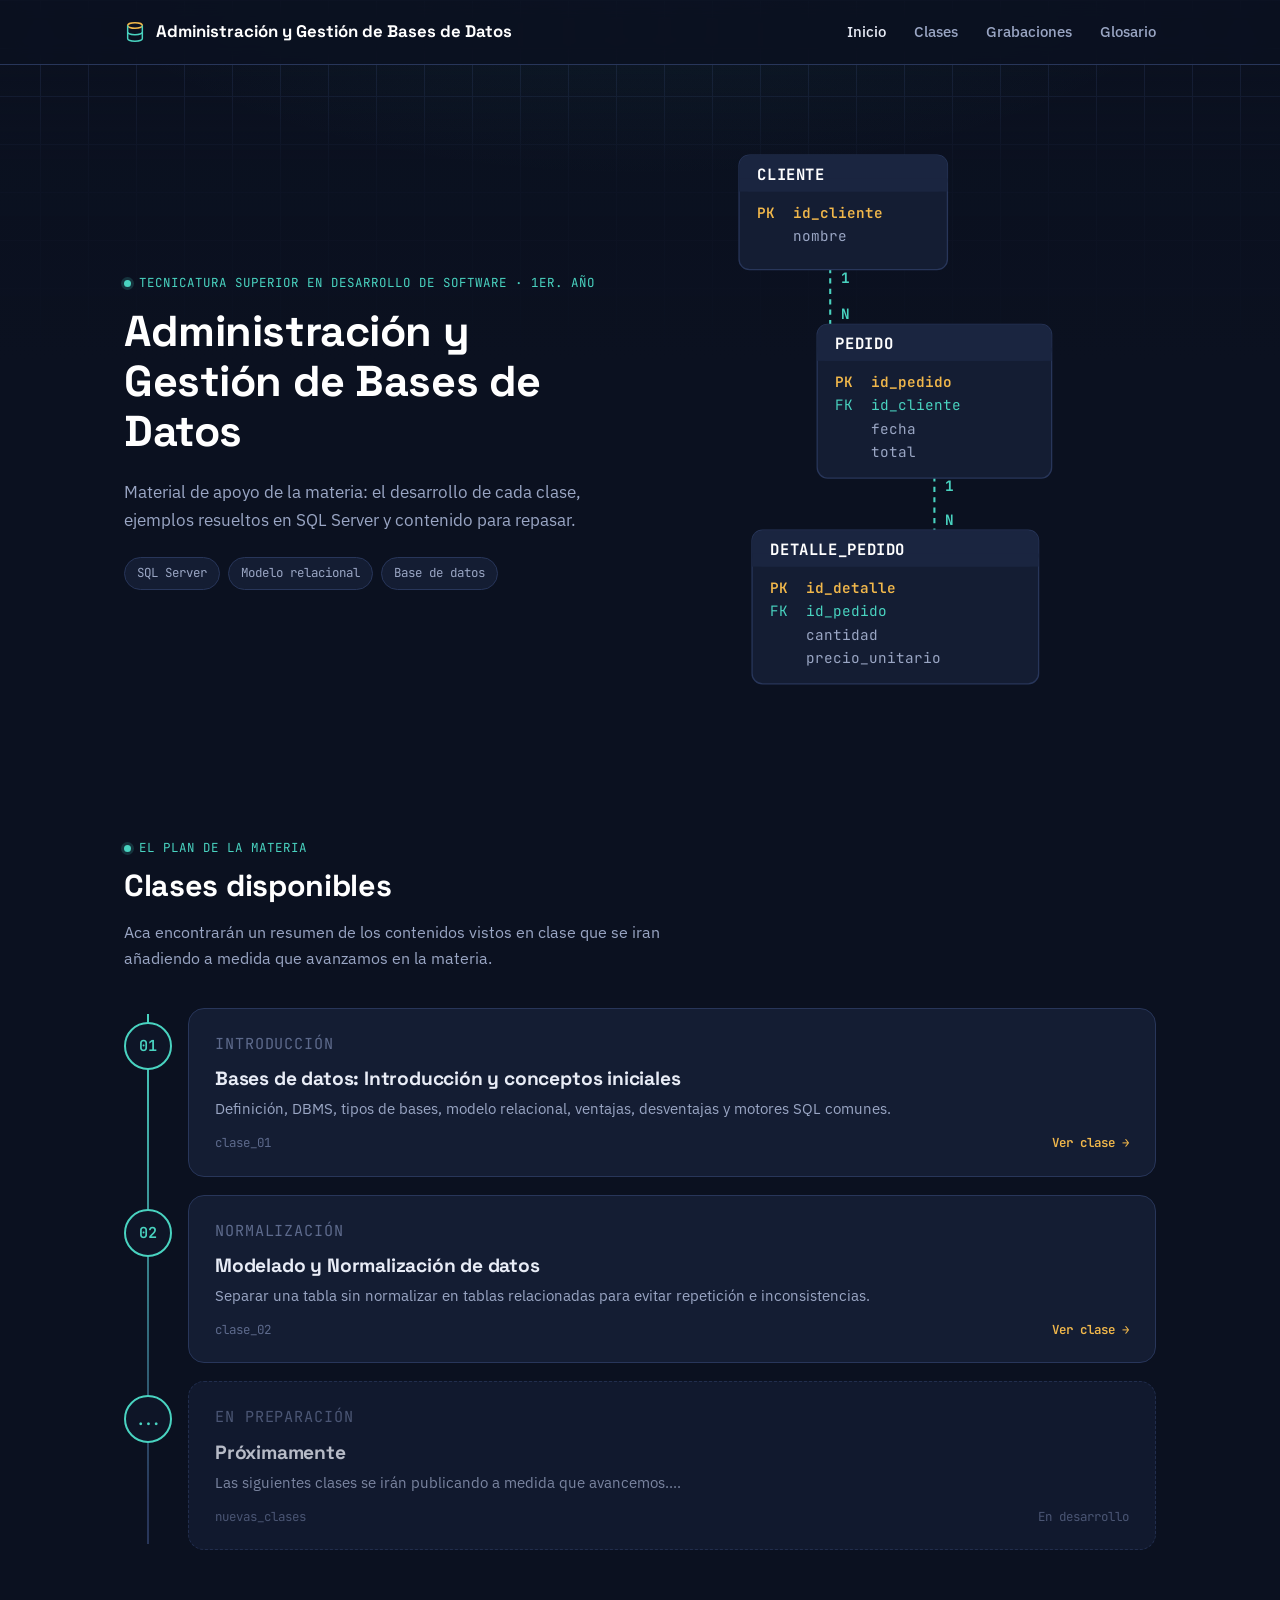
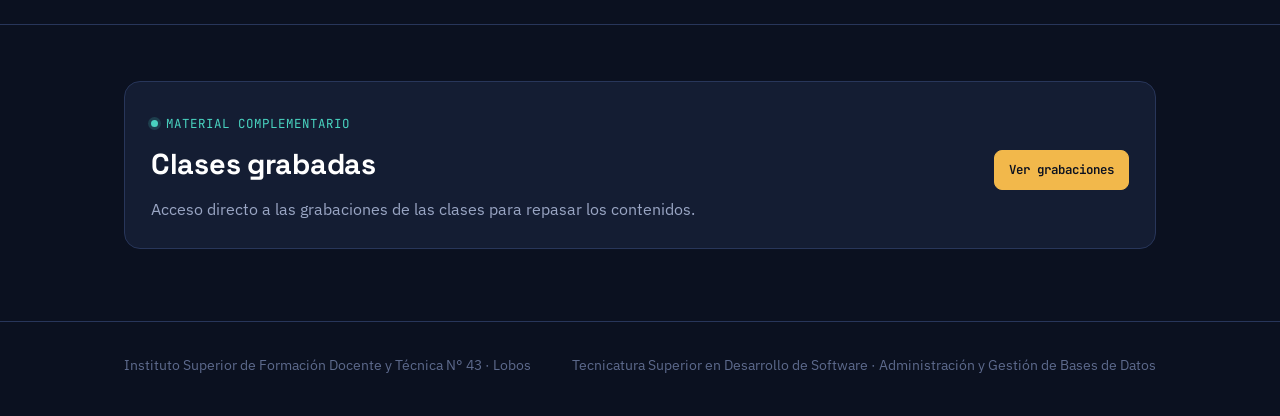
<file: index.html>
<!DOCTYPE html>
<html lang="es">
<head>
<meta charset="UTF-8" />
<meta name="viewport" content="width=device-width, initial-scale=1.0" />
<title>Bases de Datos — Material de la materia</title>
<meta name="description" content="Material de apoyo para la Tecnicatura Superior en Administración y Gestión de Bases de Datos: clases, ejemplos en SQL Server y ejercicios." />
<link rel="preconnect" href="https://fonts.googleapis.com">
<link rel="preconnect" href="https://fonts.gstatic.com" crossorigin>
<link href="https://fonts.googleapis.com/css2?family=IBM+Plex+Sans:wght@400;500;600&family=JetBrains+Mono:wght@400;500;600&family=Space+Grotesk:wght@500;700&display=swap" rel="stylesheet">
<link rel="stylesheet" href="assets/css/style.css">
</head>
<body>

<div data-site-header></div>

<section class="hero">
  <div class="wrap">
    <div>
      <p class="eyebrow">Tecnicatura Superior en Desarrollo de Software · 1er. Año</p>
      <h1>Administración y Gestión de Bases de Datos</h1>
      <p class="lede">Material de apoyo de la materia: el desarrollo de cada clase, ejemplos resueltos en SQL Server y contenido para repasar.</p>
      <div class="tag-row">
        <span class="tag">SQL Server</span>
        <span class="tag">Modelo relacional</span>
        <span class="tag">Base de datos</span>
      </div>
    </div>

    <svg class="hero-diagram" viewBox="0 0 340 460" xmlns="http://www.w3.org/2000/svg" role="img" aria-label="Diagrama: un Cliente tiene muchos Pedidos, un Pedido tiene muchos Detalles">
      <style>
        .erd-box   { fill: var(--c-surface); stroke: var(--c-border); stroke-width: 1; }
        .erd-head  { fill: var(--c-surface-2); }
        .erd-title { font-family: var(--f-mono); font-size: 12px; font-weight: 700; fill: #ffffff; letter-spacing: 0.04em; }
        .erd-pk    { font-family: var(--f-mono); font-size: 11px; font-weight: 600; fill: var(--c-gold); }
        .erd-fk    { font-family: var(--f-mono); font-size: 11px; fill: var(--c-teal); }
        .erd-field { font-family: var(--f-mono); font-size: 11px; fill: var(--c-text-dim); }
        .erd-line  { stroke: var(--c-teal); stroke-width: 1.6; fill: none; stroke-dasharray: 4 4; }
        .erd-rel   { font-family: var(--f-mono); font-size: 11px; font-weight: 700; fill: var(--c-teal); }
      </style>

      <path class="erd-line" d="M 90 108 L 90 150">
        <animate attributeName="stroke-dashoffset" from="0" to="-16" dur="1.4s" repeatCount="indefinite" />
      </path>
      <text class="erd-rel" x="98" y="118">1</text>
      <text class="erd-rel" x="98" y="146">N</text>

      <g>
        <rect class="erd-box" x="20" y="20" width="160" height="88" rx="8" />
        <rect class="erd-head" x="20" y="20" width="160" height="28" rx="8" />
        <rect class="erd-head" x="20" y="38" width="160" height="10" />
        <text class="erd-title" x="34" y="39">CLIENTE</text>
        <text class="erd-pk" x="34" y="68">PK&#160; id_cliente</text>
        <text class="erd-field" x="34" y="86">&#160;&#160;&#160; nombre</text>
      </g>

      <path class="erd-line" d="M 170 268 L 170 308">
        <animate attributeName="stroke-dashoffset" from="0" to="-16" dur="1.4s" repeatCount="indefinite" />
      </path>
      <text class="erd-rel" x="178" y="278">1</text>
      <text class="erd-rel" x="178" y="304">N</text>

      <g>
        <rect class="erd-box" x="80" y="150" width="180" height="118" rx="8" />
        <rect class="erd-head" x="80" y="150" width="180" height="28" rx="8" />
        <rect class="erd-head" x="80" y="168" width="180" height="10" />
        <text class="erd-title" x="94" y="169">PEDIDO</text>
        <text class="erd-pk" x="94" y="198">PK&#160; id_pedido</text>
        <text class="erd-fk" x="94" y="216">FK&#160; id_cliente</text>
        <text class="erd-field" x="94" y="234">&#160;&#160;&#160; fecha</text>
        <text class="erd-field" x="94" y="252">&#160;&#160;&#160; total</text>
      </g>

      <g>
        <rect class="erd-box" x="30" y="308" width="220" height="118" rx="8" />
        <rect class="erd-head" x="30" y="308" width="220" height="28" rx="8" />
        <rect class="erd-head" x="30" y="326" width="220" height="10" />
        <text class="erd-title" x="44" y="327">DETALLE_PEDIDO</text>
        <text class="erd-pk" x="44" y="356">PK&#160; id_detalle</text>
        <text class="erd-fk" x="44" y="374">FK&#160; id_pedido</text>
        <text class="erd-field" x="44" y="392">&#160;&#160;&#160; cantidad</text>
        <text class="erd-field" x="44" y="410">&#160;&#160;&#160; precio_unitario</text>
      </g>
    </svg>
  </div>
</section>

<section id="plan">
  <div class="wrap">
    <div class="section-head">
      <p class="eyebrow">El plan de la materia</p>
      <h2>Clases disponibles</h2>
      <p>Aca encontrarán un resumen de los contenidos vistos en clase que se iran añadiendo a medida que avanzamos en la materia.</p>
    </div>

    <div class="timeline">

      <article class="class-card">
        <div class="class-card-marker">01</div>
        <a class="class-card-link-block" href="clases/clase-01-intro.html">
          <p class="class-card-tag">Introducción</p>
          <h3>Bases de datos: Introducción y conceptos iniciales</h3>
          <p>Definición, DBMS, tipos de bases, modelo relacional, ventajas, desventajas y motores SQL comunes.</p>
          <div class="class-card-foot">
            <span>clase_01</span>
            <span class="go">Ver clase →</span>
          </div>
        </a>
      </article>

      <article class="class-card">
        <div class="class-card-marker">02</div>
        <a class="class-card-link-block" href="clases/clase-02-modelado-normalizacion.html">
          <p class="class-card-tag">Normalización</p>
          <h3>Modelado y Normalización de datos</h3>
          <p>Separar una tabla sin normalizar en tablas relacionadas para evitar repetición e inconsistencias.</p>
          <div class="class-card-foot">
            <span>clase_02</span>
            <span class="go">Ver clase →</span>
          </div>
        </a>
      </article>


      <article class="class-card">
        <div class="class-card-marker">...</div>
        <div class="class-card-link-block upcoming-card">
          <p class="class-card-tag">En preparación</p>
          <h3>Próximamente</h3>
          <p>Las siguientes clases se irán publicando a medida que avancemos....</p>
          <div class="class-card-foot">
            <span>nuevas_clases</span>
            <span>En desarrollo</span>
          </div>
        </div>
      </article>

    </div>
  </div>
</section>

<section id="grabaciones">
  <div class="wrap">
    <div class="recordings-cta">
      <div>
        <p class="eyebrow">Material complementario</p>
        <h2>Clases grabadas</h2>
        <p>Acceso directo a las grabaciones de las clases para repasar los contenidos.</p>
      </div>
      <a class="button-link" href="clases-grabadas.html">Ver grabaciones</a>
    </div>
  </div>
</section>

<div data-site-footer></div>

<script src="assets/js/layout.js"></script>
<script src="assets/js/main.js"></script>
</body>
</html>
</file>
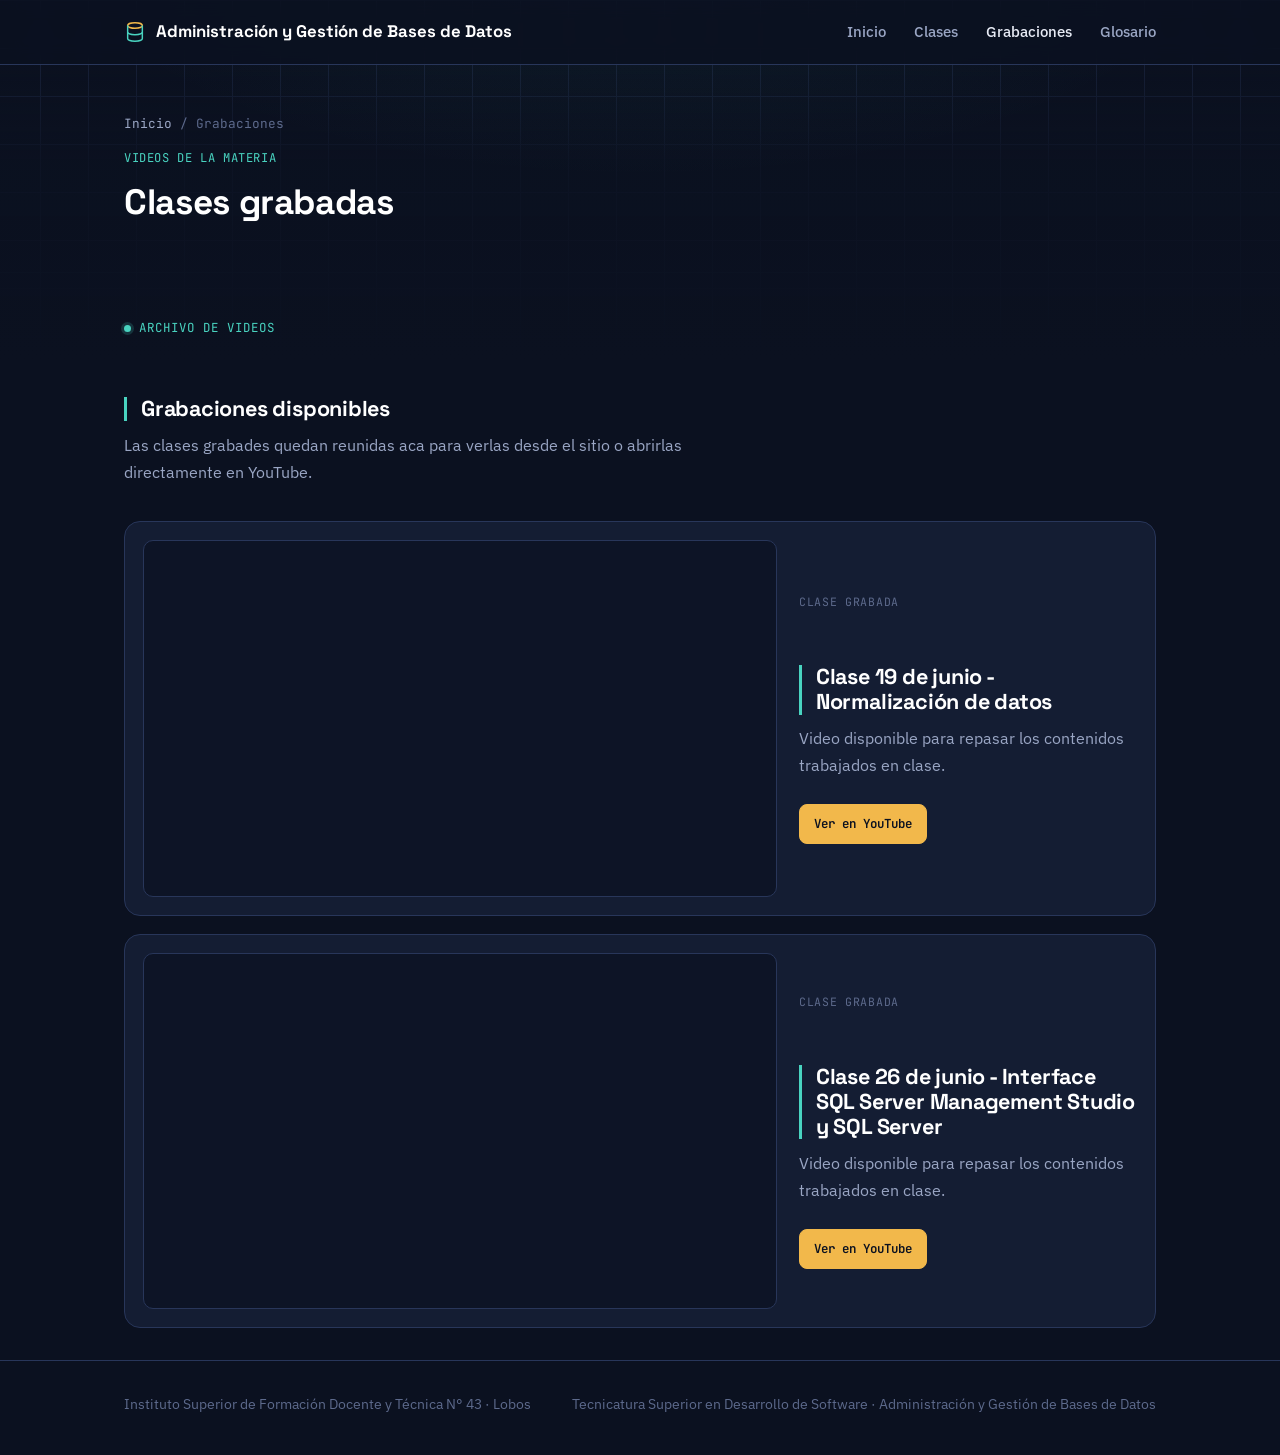
<file: clases-grabadas.html>
<!DOCTYPE html>
<html lang="es">
<head>
<meta charset="UTF-8" />
<meta name="viewport" content="width=device-width, initial-scale=1.0" />
<title>Clases grabadas - Bases de Datos</title>
<meta name="description" content="Clases grabadas de Bases de Datos, con videos embebidos y enlaces directos a YouTube." />
<link rel="preconnect" href="https://fonts.googleapis.com">
<link rel="preconnect" href="https://fonts.gstatic.com" crossorigin>
<link href="https://fonts.googleapis.com/css2?family=IBM+Plex+Sans:wght@400;500;600&family=JetBrains+Mono:wght@400;500;600&family=Space+Grotesk:wght@500;700&display=swap" rel="stylesheet">
<link rel="stylesheet" href="assets/css/style.css">
</head>
<body>

<div data-site-header></div>

<header class="class-header">
  <div class="wrap">
    <p class="breadcrumb"><a href="index.html">Inicio</a> / Grabaciones</p>
    <div class="class-meta">
      <span class="topic-tag">Videos de la materia</span>
    </div>
    <h1>Clases grabadas</h1>
  </div>
</header>

<article class="class-body">
  <div class="wrap">
    <div class="section-head">
      <p class="eyebrow">Archivo de videos</p>
      <h2>Grabaciones disponibles</h2>
      <p>Las clases grabades quedan reunidas aca para verlas desde el sitio o abrirlas directamente en YouTube.</p>
    </div>

    <section class="video-library" aria-label="Lista de clases grabadas">
      <article class="video-card">
        <div class="video-frame">
          <iframe
              width="560"
              height="315"
              src="https://www.youtube.com/embed/V5Qs0A-tpAc"
              title="YouTube video player"
              allowfullscreen>
          </iframe>
        </div>
        <div class="video-card-body">
          <p class="class-card-tag">Clase grabada</p>
          <h2>Clase 19 de junio - Normalización de datos</h2>
          <p>Video disponible para repasar los contenidos trabajados en clase.</p>
          <a class="button-link" href="https://youtu.be/V5Qs0A-tpAc" target="_blank" rel="noopener noreferrer">Ver en YouTube</a>
        </div>
      </article>
      <article class="video-card">
        <div class="video-frame">
          <iframe
              width="560"
              height="315"
              src="https://www.youtube.com/embed/xwixWu6mko4"
              title="YouTube video player"
              allowfullscreen>
          </iframe>
        </div>
        <div class="video-card-body">
          <p class="class-card-tag">Clase grabada</p>
          <h2>Clase 26 de junio - Interface SQL Server Management Studio y SQL Server</h2>
          <p>Video disponible para repasar los contenidos trabajados en clase.</p>
          <a class="button-link" href="https://youtu.be/xwixWu6mko4" target="_blank" rel="noopener noreferrer">Ver en YouTube</a>
        </div>
      </article>
    </section>
  </div>
</article>

<div data-site-footer></div>

<script src="assets/js/layout.js"></script>
<script src="assets/js/main.js"></script>
</body>
</html>
</file>
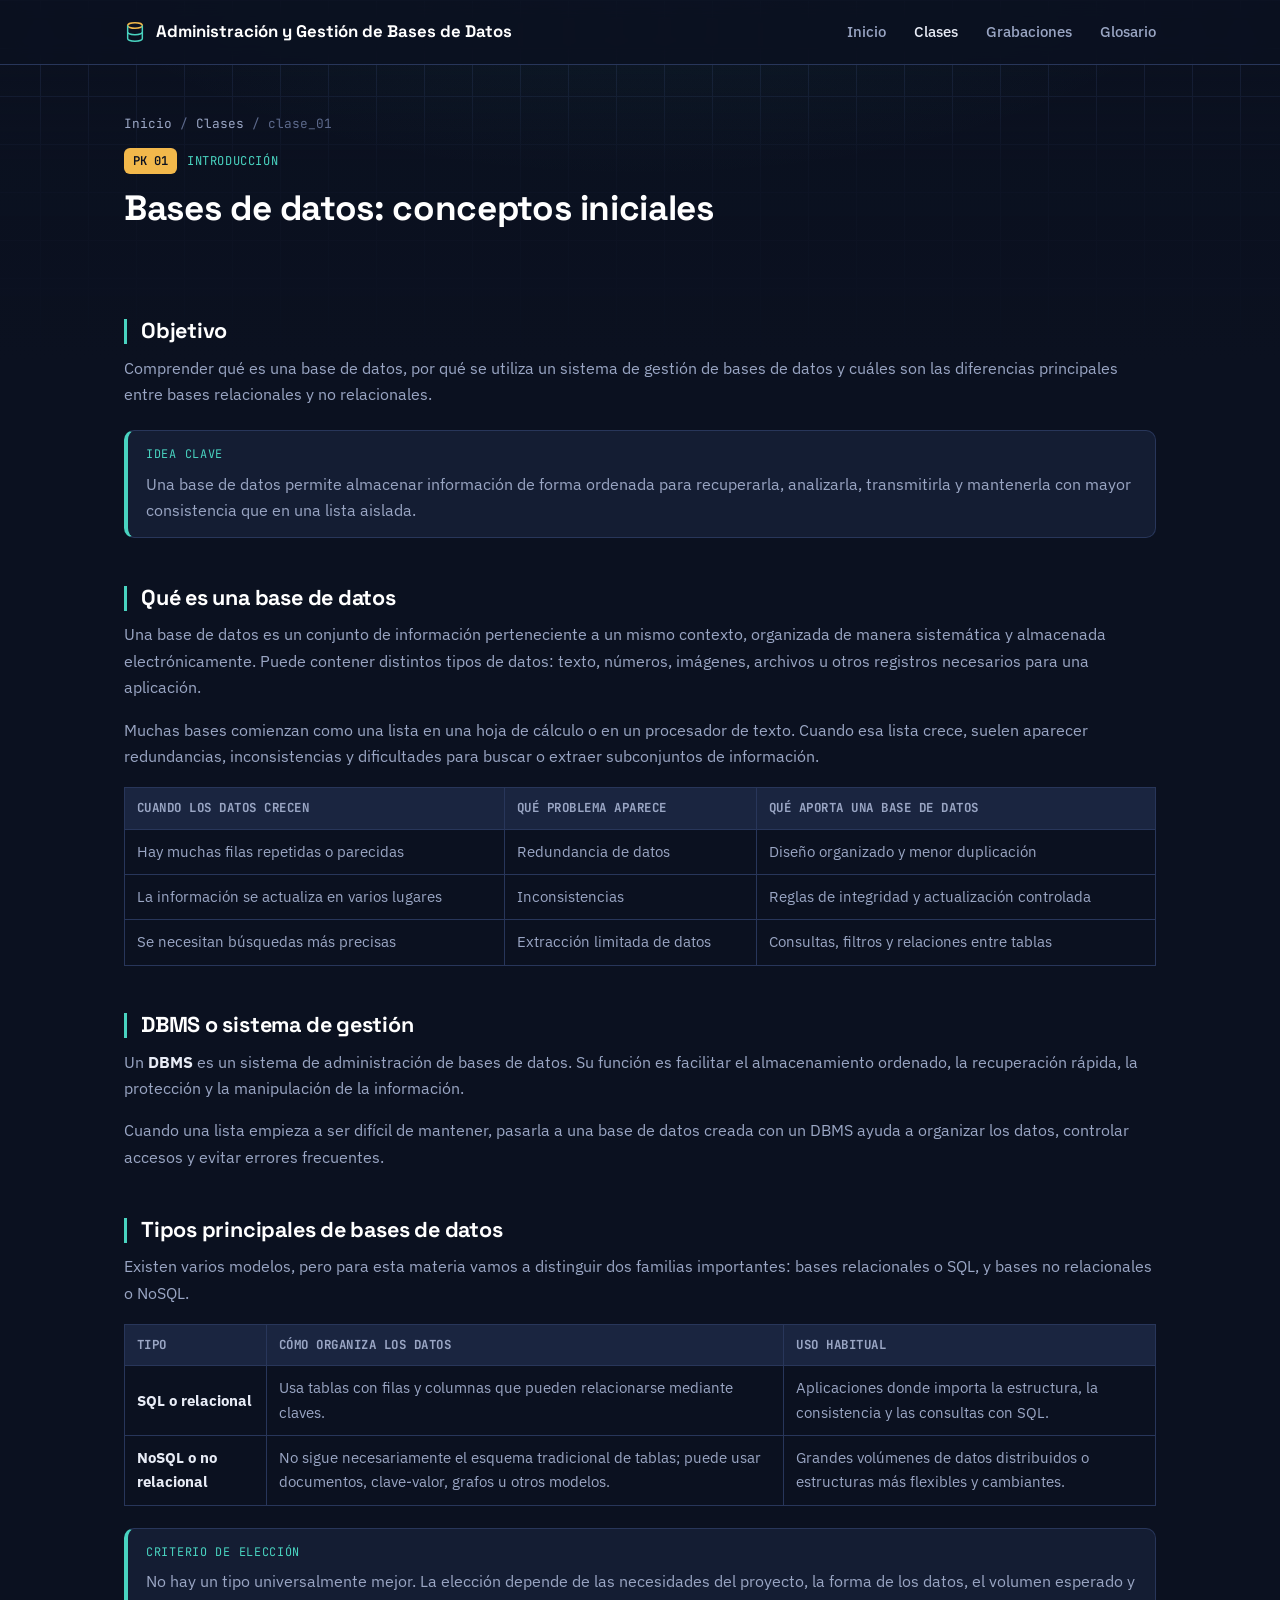
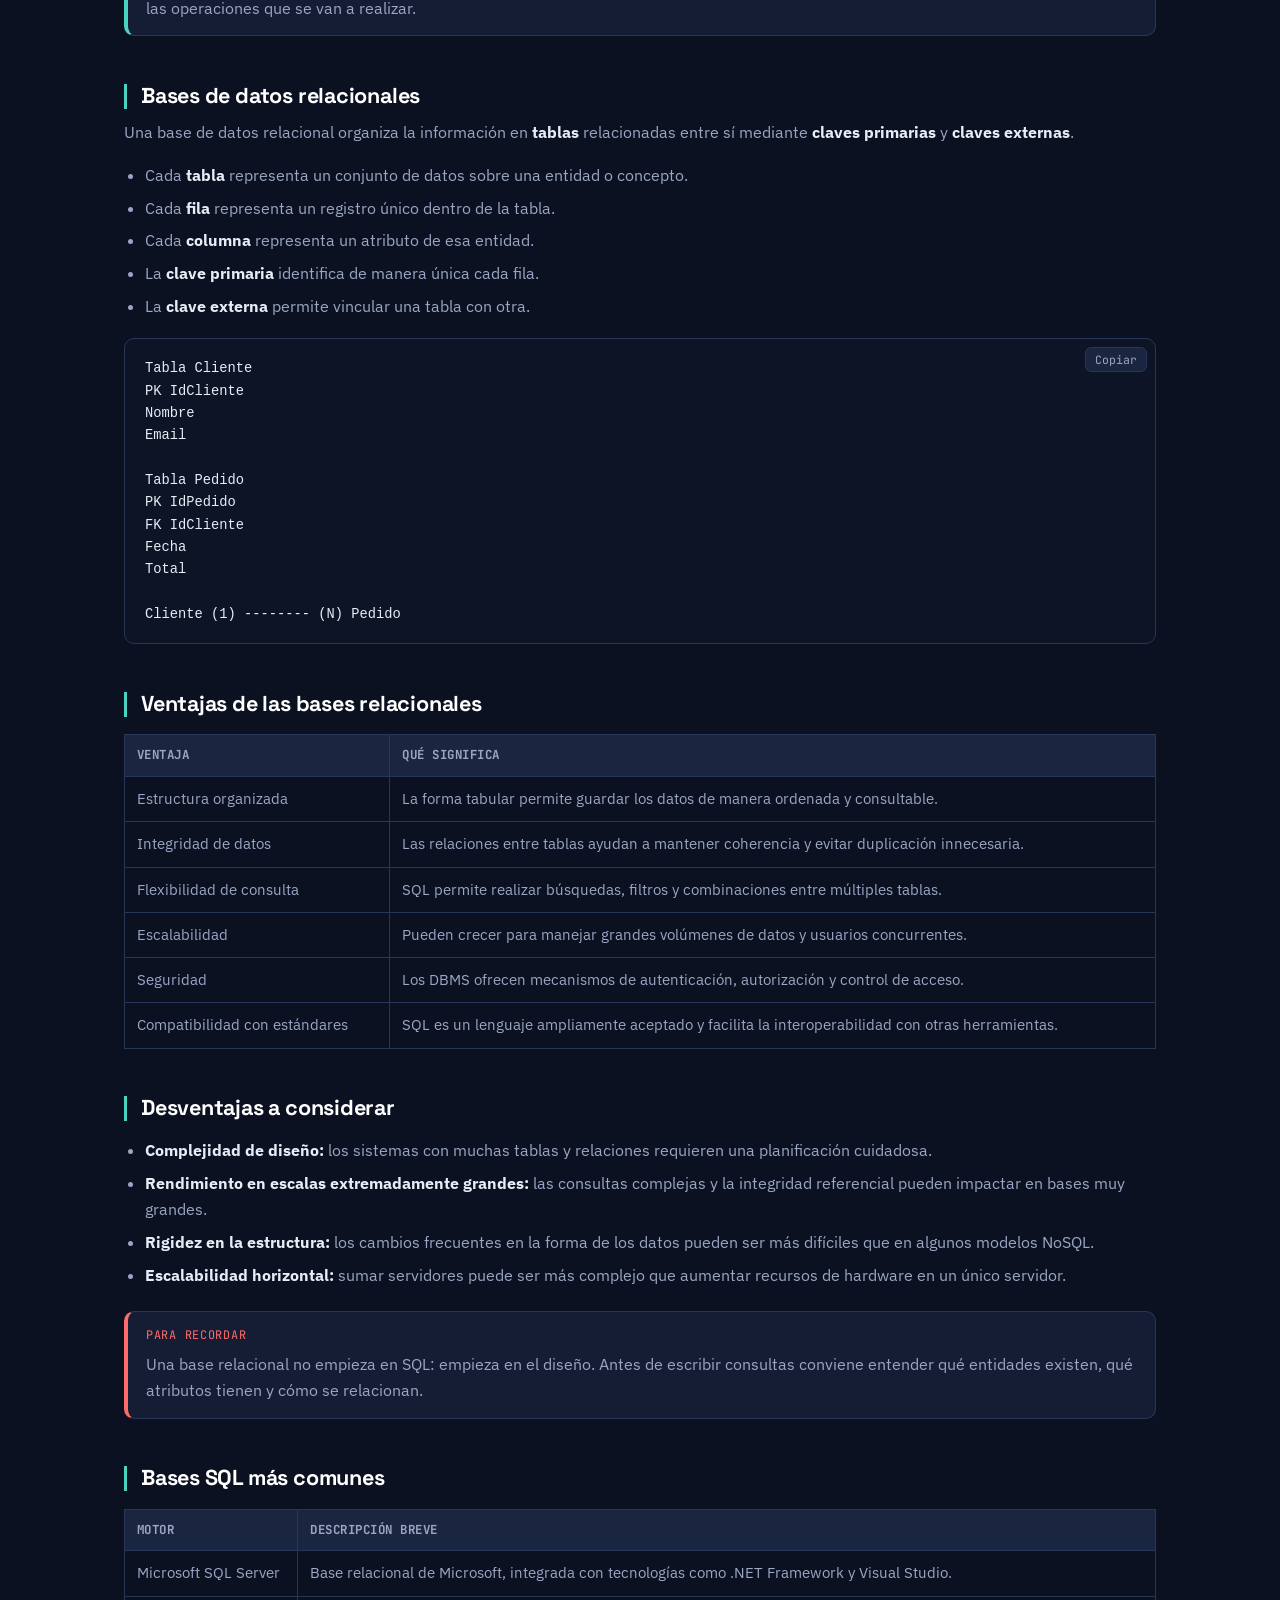
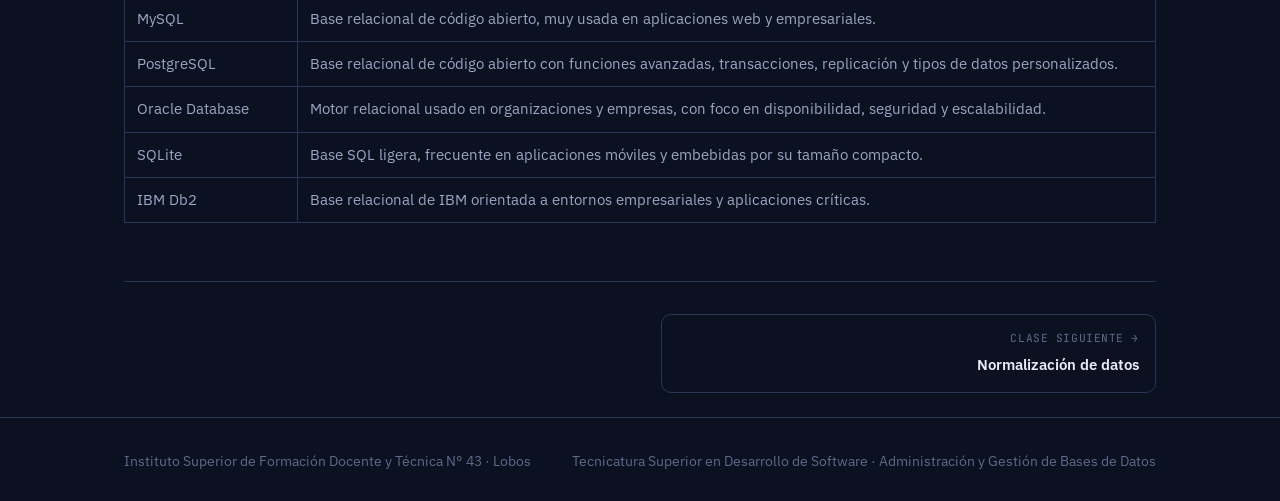
<file: clases/clase-01-intro.html>
<!DOCTYPE html>
<html lang="es">
<head>
<meta charset="UTF-8" />
<meta name="viewport" content="width=device-width, initial-scale=1.0" />
<title>Bases de datos: conceptos iniciales — Bases de Datos</title>
<meta name="description" content="Introducción a las bases de datos, tipos principales, bases relacionales, ventajas, desventajas y motores SQL comunes." />
<link rel="preconnect" href="https://fonts.googleapis.com">
<link rel="preconnect" href="https://fonts.gstatic.com" crossorigin>
<link href="https://fonts.googleapis.com/css2?family=IBM+Plex+Sans:wght@400;500;600&family=JetBrains+Mono:wght@400;500;600&family=Space+Grotesk:wght@500;700&display=swap" rel="stylesheet">
<link rel="stylesheet" href="../assets/css/style.css">
</head>
<body>

<div data-site-header></div>

<header class="class-header">
  <div class="wrap">
    <p class="breadcrumb"><a href="../index.html">Inicio</a> / <a href="../index.html#plan">Clases</a> / clase_01</p>
    <div class="class-meta">
      <span class="class-pk-badge">PK 01</span>
      <span class="topic-tag">Introducción</span>
    </div>
    <h1>Bases de datos: conceptos iniciales</h1>
  </div>
</header>

<article class="class-body">
  <div class="wrap">

    <h2>Objetivo</h2>
    <p>Comprender qué es una base de datos, por qué se utiliza un sistema de gestión de bases de datos y cuáles son las diferencias principales entre bases relacionales y no relacionales.</p>

    <div class="callout">
      <span class="callout-label">Idea clave</span>
      <p>Una base de datos permite almacenar información de forma ordenada para recuperarla, analizarla, transmitirla y mantenerla con mayor consistencia que en una lista aislada.</p>
    </div>

    <h2>Qué es una base de datos</h2>
    <p>Una base de datos es un conjunto de información perteneciente a un mismo contexto, organizada de manera sistemática y almacenada electrónicamente. Puede contener distintos tipos de datos: texto, números, imágenes, archivos u otros registros necesarios para una aplicación.</p>
    <p>Muchas bases comienzan como una lista en una hoja de cálculo o en un procesador de texto. Cuando esa lista crece, suelen aparecer redundancias, inconsistencias y dificultades para buscar o extraer subconjuntos de información.</p>

    <table class="data-table">
      <thead>
        <tr>
          <th>Cuando los datos crecen</th>
          <th>Qué problema aparece</th>
          <th>Qué aporta una base de datos</th>
        </tr>
      </thead>
      <tbody>
        <tr>
          <td>Hay muchas filas repetidas o parecidas</td>
          <td>Redundancia de datos</td>
          <td>Diseño organizado y menor duplicación</td>
        </tr>
        <tr>
          <td>La información se actualiza en varios lugares</td>
          <td>Inconsistencias</td>
          <td>Reglas de integridad y actualización controlada</td>
        </tr>
        <tr>
          <td>Se necesitan búsquedas más precisas</td>
          <td>Extracción limitada de datos</td>
          <td>Consultas, filtros y relaciones entre tablas</td>
        </tr>
      </tbody>
    </table>

    <h2>DBMS o sistema de gestión</h2>
    <p>Un <strong>DBMS</strong> es un sistema de administración de bases de datos. Su función es facilitar el almacenamiento ordenado, la recuperación rápida, la protección y la manipulación de la información.</p>
    <p>Cuando una lista empieza a ser difícil de mantener, pasarla a una base de datos creada con un DBMS ayuda a organizar los datos, controlar accesos y evitar errores frecuentes.</p>

    <h2>Tipos principales de bases de datos</h2>
    <p>Existen varios modelos, pero para esta materia vamos a distinguir dos familias importantes: bases relacionales o SQL, y bases no relacionales o NoSQL.</p>

    <table class="data-table">
      <thead>
        <tr>
          <th>Tipo</th>
          <th>Cómo organiza los datos</th>
          <th>Uso habitual</th>
        </tr>
      </thead>
      <tbody>
        <tr>
          <td><strong>SQL o relacional</strong></td>
          <td>Usa tablas con filas y columnas que pueden relacionarse mediante claves.</td>
          <td>Aplicaciones donde importa la estructura, la consistencia y las consultas con SQL.</td>
        </tr>
        <tr>
          <td><strong>NoSQL o no relacional</strong></td>
          <td>No sigue necesariamente el esquema tradicional de tablas; puede usar documentos, clave-valor, grafos u otros modelos.</td>
          <td>Grandes volúmenes de datos distribuidos o estructuras más flexibles y cambiantes.</td>
        </tr>
      </tbody>
    </table>

    <div class="callout">
      <span class="callout-label">Criterio de elección</span>
      <p>No hay un tipo universalmente mejor. La elección depende de las necesidades del proyecto, la forma de los datos, el volumen esperado y las operaciones que se van a realizar.</p>
    </div>

    <h2>Bases de datos relacionales</h2>
    <p>Una base de datos relacional organiza la información en <strong>tablas</strong> relacionadas entre sí mediante <strong>claves primarias</strong> y <strong>claves externas</strong>.</p>
    <ul>
      <li>Cada <strong>tabla</strong> representa un conjunto de datos sobre una entidad o concepto.</li>
      <li>Cada <strong>fila</strong> representa un registro único dentro de la tabla.</li>
      <li>Cada <strong>columna</strong> representa un atributo de esa entidad.</li>
      <li>La <strong>clave primaria</strong> identifica de manera única cada fila.</li>
      <li>La <strong>clave externa</strong> permite vincular una tabla con otra.</li>
    </ul>

    <div class="code-block"><pre><code>Tabla Cliente
PK IdCliente
Nombre
Email

Tabla Pedido
PK IdPedido
FK IdCliente
Fecha
Total

Cliente (1) -------- (N) Pedido</code></pre></div>

    <h2>Ventajas de las bases relacionales</h2>
    <table class="data-table">
      <thead>
        <tr>
          <th>Ventaja</th>
          <th>Qué significa</th>
        </tr>
      </thead>
      <tbody>
        <tr>
          <td>Estructura organizada</td>
          <td>La forma tabular permite guardar los datos de manera ordenada y consultable.</td>
        </tr>
        <tr>
          <td>Integridad de datos</td>
          <td>Las relaciones entre tablas ayudan a mantener coherencia y evitar duplicación innecesaria.</td>
        </tr>
        <tr>
          <td>Flexibilidad de consulta</td>
          <td>SQL permite realizar búsquedas, filtros y combinaciones entre múltiples tablas.</td>
        </tr>
        <tr>
          <td>Escalabilidad</td>
          <td>Pueden crecer para manejar grandes volúmenes de datos y usuarios concurrentes.</td>
        </tr>
        <tr>
          <td>Seguridad</td>
          <td>Los DBMS ofrecen mecanismos de autenticación, autorización y control de acceso.</td>
        </tr>
        <tr>
          <td>Compatibilidad con estándares</td>
          <td>SQL es un lenguaje ampliamente aceptado y facilita la interoperabilidad con otras herramientas.</td>
        </tr>
      </tbody>
    </table>

    <h2>Desventajas a considerar</h2>
    <ul>
      <li><strong>Complejidad de diseño:</strong> los sistemas con muchas tablas y relaciones requieren una planificación cuidadosa.</li>
      <li><strong>Rendimiento en escalas extremadamente grandes:</strong> las consultas complejas y la integridad referencial pueden impactar en bases muy grandes.</li>
      <li><strong>Rigidez en la estructura:</strong> los cambios frecuentes en la forma de los datos pueden ser más difíciles que en algunos modelos NoSQL.</li>
      <li><strong>Escalabilidad horizontal:</strong> sumar servidores puede ser más complejo que aumentar recursos de hardware en un único servidor.</li>
    </ul>

    <div class="callout warning">
      <span class="callout-label">Para recordar</span>
      <p>Una base relacional no empieza en SQL: empieza en el diseño. Antes de escribir consultas conviene entender qué entidades existen, qué atributos tienen y cómo se relacionan.</p>
    </div>

    <h2>Bases SQL más comunes</h2>
    <table class="data-table">
      <thead>
        <tr>
          <th>Motor</th>
          <th>Descripción breve</th>
        </tr>
      </thead>
      <tbody>
        <tr>
          <td>Microsoft SQL Server</td>
          <td>Base relacional de Microsoft, integrada con tecnologías como .NET Framework y Visual Studio.</td>
        </tr>
        <tr>
          <td>MySQL</td>
          <td>Base relacional de código abierto, muy usada en aplicaciones web y empresariales.</td>
        </tr>
        <tr>
          <td>PostgreSQL</td>
          <td>Base relacional de código abierto con funciones avanzadas, transacciones, replicación y tipos de datos personalizados.</td>
        </tr>
        <tr>
          <td>Oracle Database</td>
          <td>Motor relacional usado en organizaciones y empresas, con foco en disponibilidad, seguridad y escalabilidad.</td>
        </tr>
        <tr>
          <td>SQLite</td>
          <td>Base SQL ligera, frecuente en aplicaciones móviles y embebidas por su tamaño compacto.</td>
        </tr>
        <tr>
          <td>IBM Db2</td>
          <td>Base relacional de IBM orientada a entornos empresariales y aplicaciones críticas.</td>
        </tr>
      </tbody>
    </table>

    <!--
    <h2>Actividad para clase</h2>
    <p>Tomar una lista simple de datos, por ejemplo alumnos, cursos, productos o turnos, y responder:</p>
    <ol>
      <li>¿Qué datos se repiten si se guardan en una sola lista?</li>
      <li>¿Qué entidades podrían separarse en tablas?</li>
      <li>¿Qué dato identificaría de manera única a cada registro?</li>
      <li>¿Qué relación podría existir entre esas tablas?</li>
    </ol>
  -->
  </div>
</article>

<div class="wrap">
  <nav class="class-pagination">
    <span></span>
    <a class="page-link next" href="clase-02-modelado-normalizacion.html">
      <span class="dir">Clase siguiente →</span>
      <span class="title">Normalización de datos</span>
    </a>
  </nav>
</div>

<div data-site-footer></div>

<script src="../assets/js/layout.js"></script>
<script src="../assets/js/main.js"></script>
<script src="../assets/js/sql-highlight.js"></script>
</body>
</html>
</file>
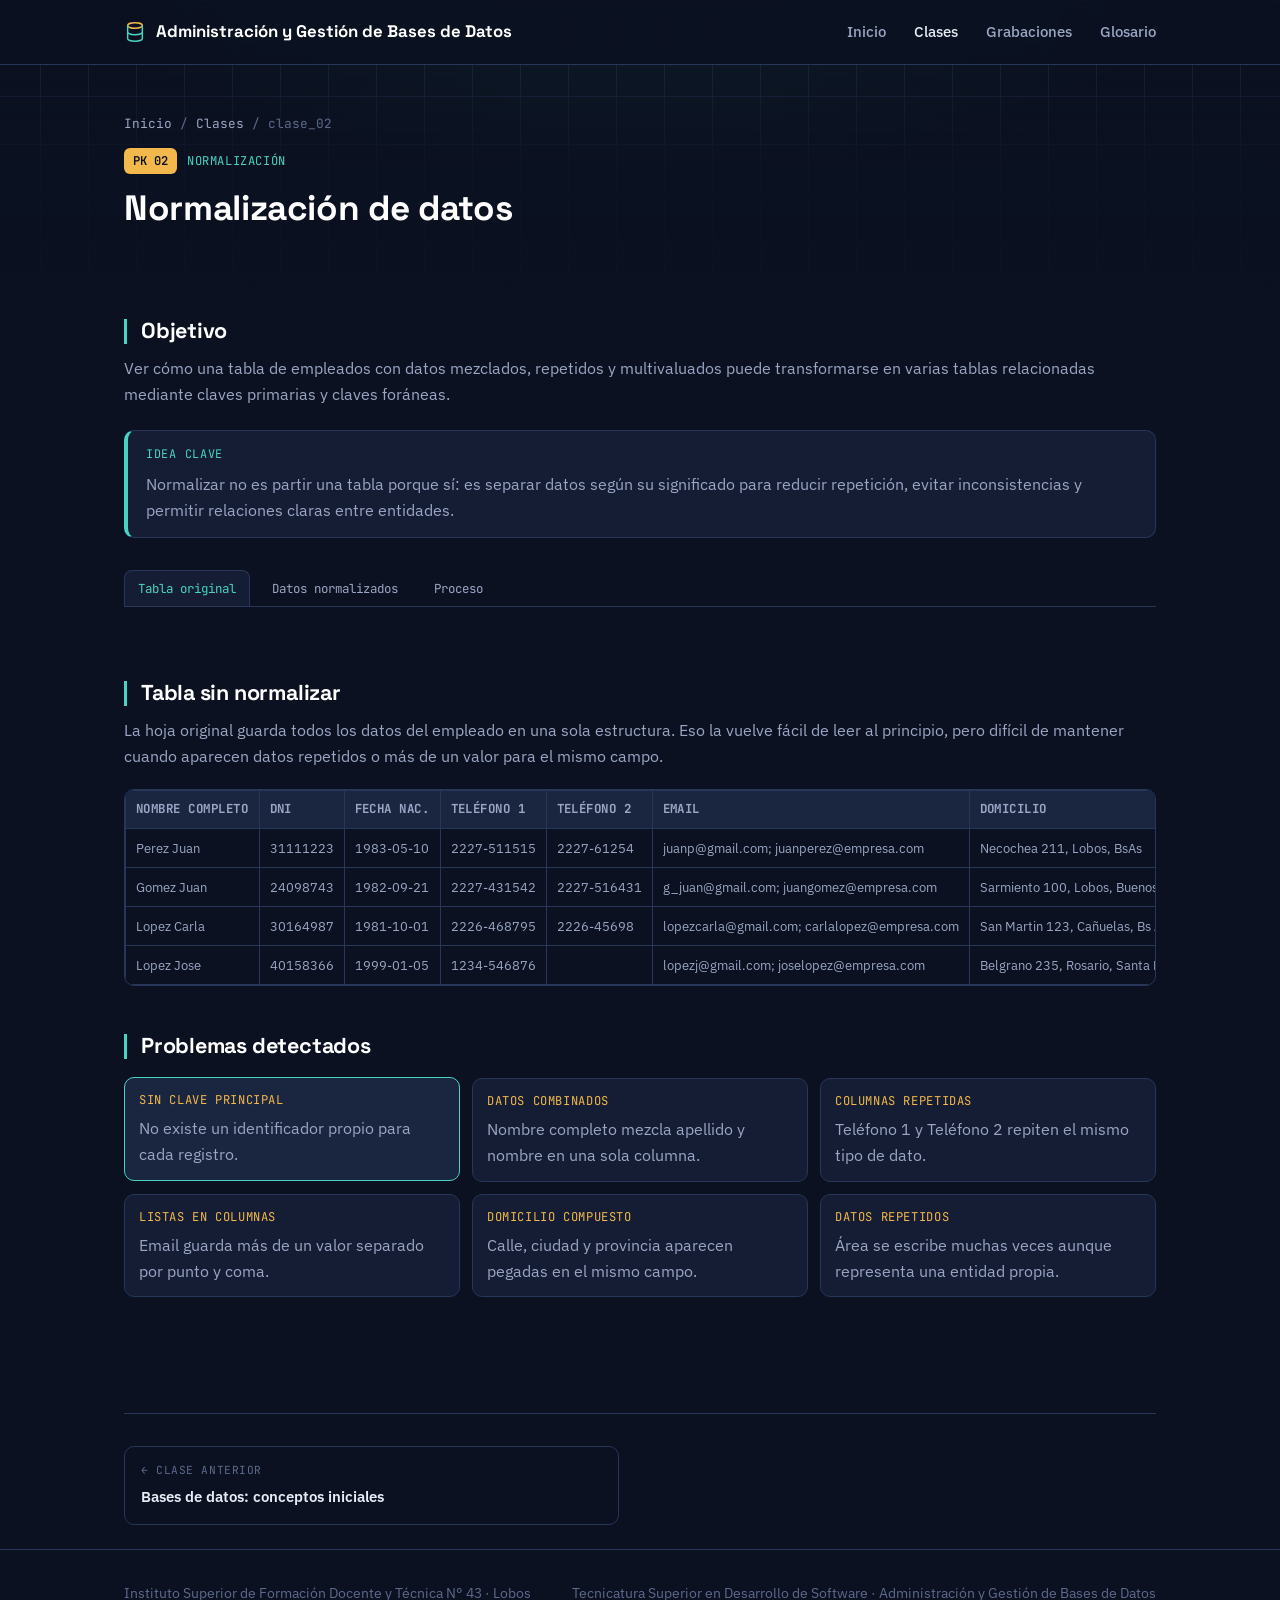
<file: clases/clase-02-modelado-normalizacion.html>
<!DOCTYPE html>
<html lang="es">
<head>
<meta charset="UTF-8" />
<meta name="viewport" content="width=device-width, initial-scale=1.0" />
<title>Normalización de datos — Bases de Datos</title>
<meta name="description" content="Normalización de una tabla de empleados: de una tabla sin normalizar a tablas relacionadas para empleados, áreas, ciudades, provincias, teléfonos y emails." />
<link rel="preconnect" href="https://fonts.googleapis.com">
<link rel="preconnect" href="https://fonts.gstatic.com" crossorigin>
<link href="https://fonts.googleapis.com/css2?family=IBM+Plex+Sans:wght@400;500;600&family=JetBrains+Mono:wght@400;500;600&family=Space+Grotesk:wght@500;700&display=swap" rel="stylesheet">
<link rel="stylesheet" href="../assets/css/style.css">
</head>
<body>

<div data-site-header></div>

<header class="class-header">
  <div class="wrap">
    <p class="breadcrumb"><a href="../index.html">Inicio</a> / <a href="../index.html#plan">Clases</a> / clase_02</p>
    <div class="class-meta">
      <span class="class-pk-badge">PK 02</span>
      <span class="topic-tag">Normalización</span>
    </div>
    <h1>Normalización de datos</h1>
  </div>
</header>

<article class="class-body">
  <div class="wrap">

    <h2>Objetivo</h2>
    <p>Ver cómo una tabla de empleados con datos mezclados, repetidos y multivaluados puede transformarse en varias tablas relacionadas mediante claves primarias y claves foráneas.</p>

    <div class="callout">
      <span class="callout-label">Idea clave</span>
      <p>Normalizar no es partir una tabla porque sí: es separar datos según su significado para reducir repetición, evitar inconsistencias y permitir relaciones claras entre entidades.</p>
    </div>

    <div class="lesson-tabs" data-tabs>
      <div class="tab-list" role="tablist" aria-label="Vistas de normalización">
        <button class="tab-button active" type="button" role="tab" aria-selected="true" aria-controls="tab-original" id="btn-original" data-tab-target="tab-original">Tabla original</button>
        <button class="tab-button" type="button" role="tab" aria-selected="false" aria-controls="tab-normalizada" id="btn-normalizada" data-tab-target="tab-normalizada">Datos normalizados</button>
        <button class="tab-button" type="button" role="tab" aria-selected="false" aria-controls="tab-proceso" id="btn-proceso" data-tab-target="tab-proceso">Proceso</button>
      </div>

      <section class="tab-panel active" role="tabpanel" id="tab-original" aria-labelledby="btn-original">
        <h2>Tabla sin normalizar</h2>
        <p>La hoja original guarda todos los datos del empleado en una sola estructura. Eso la vuelve fácil de leer al principio, pero difícil de mantener cuando aparecen datos repetidos o más de un valor para el mismo campo.</p>

        <div class="table-scroll">
          <table class="data-table dense-table source-table">
            <thead>
              <tr>
                <th data-source="nombre">Nombre completo</th>
                <th>DNI</th>
                <th>Fecha nac.</th>
                <th data-source="telefonos">Teléfono 1</th>
                <th data-source="telefonos">Teléfono 2</th>
                <th data-source="emails">Email</th>
                <th data-source="domicilio">Domicilio</th>
                <th data-source="area">Área</th>
              </tr>
            </thead>
            <tbody>
              <tr>
                <td data-source="nombre">Perez Juan</td>
                <td>31111223</td>
                <td>1983-05-10</td>
                <td data-source="telefonos">2227-511515</td>
                <td data-source="telefonos">2227-61254</td>
                <td data-source="emails">juanp@gmail.com; juanperez@empresa.com</td>
                <td data-source="domicilio">Necochea 211, Lobos, BsAs</td>
                <td data-source="area">Ventas</td>
              </tr>
              <tr>
                <td data-source="nombre">Gomez Juan</td>
                <td>24098743</td>
                <td>1982-09-21</td>
                <td data-source="telefonos">2227-431542</td>
                <td data-source="telefonos">2227-516431</td>
                <td data-source="emails">g_juan@gmail.com; juangomez@empresa.com</td>
                <td data-source="domicilio">Sarmiento 100, Lobos, Buenos Aires</td>
                <td data-source="area">Sistemas</td>
              </tr>
              <tr>
                <td data-source="nombre">Lopez Carla</td>
                <td>30164987</td>
                <td>1981-10-01</td>
                <td data-source="telefonos">2226-468795</td>
                <td data-source="telefonos">2226-45698</td>
                <td data-source="emails">lopezcarla@gmail.com; carlalopez@empresa.com</td>
                <td data-source="domicilio">San Martin 123, Cañuelas, Bs As</td>
                <td data-source="area">Ventas</td>
              </tr>
              <tr>
                <td data-source="nombre">Lopez Jose</td>
                <td>40158366</td>
                <td>1999-01-05</td>
                <td data-source="telefonos">1234-546876</td>
                <td data-source="telefonos"></td>
                <td data-source="emails">lopezj@gmail.com; joselopez@empresa.com</td>
                <td data-source="domicilio">Belgrano 235, Rosario, Santa Fe</td>
                <td data-source="area">Contable</td>
              </tr>
            </tbody>
          </table>
        </div>

        <h2>Problemas detectados</h2>
        <div class="problem-grid">
          <button type="button" class="problem-card" data-problem="pk">
            <span class="problem-label">Sin clave principal</span>
            <span>No existe un identificador propio para cada registro.</span>
          </button>
          <button type="button" class="problem-card" data-problem="nombre">
            <span class="problem-label">Datos combinados</span>
            <span>Nombre completo mezcla apellido y nombre en una sola columna.</span>
          </button>
          <button type="button" class="problem-card" data-problem="telefonos">
            <span class="problem-label">Columnas repetidas</span>
            <span>Teléfono 1 y Teléfono 2 repiten el mismo tipo de dato.</span>
          </button>
          <button type="button" class="problem-card" data-problem="emails">
            <span class="problem-label">Listas en columnas</span>
            <span>Email guarda más de un valor separado por punto y coma.</span>
          </button>
          <button type="button" class="problem-card" data-problem="domicilio">
            <span class="problem-label">Domicilio compuesto</span>
            <span>Calle, ciudad y provincia aparecen pegadas en el mismo campo.</span>
          </button>
          <button type="button" class="problem-card" data-problem="area">
            <span class="problem-label">Datos repetidos</span>
            <span>Área se escribe muchas veces aunque representa una entidad propia.</span>
          </button>
        </div>
      </section>

      <section class="tab-panel" role="tabpanel" id="tab-normalizada" aria-labelledby="btn-normalizada" hidden>
        <h2>Resultado normalizado</h2>
        <p>La segunda hoja separa la información en tablas con identificadores. La tabla <strong>Empleados</strong> conserva los datos propios de la persona y se relaciona con tablas auxiliares mediante claves.</p>

        <div class="schema-grid">
          <section class="schema-table" data-target="empleados">
            <h3>Empleados</h3>
            <div class="table-scroll">
              <table class="data-table dense-table">
                <thead>
                  <tr><th>IDEmpleado</th><th>Apellido</th><th>Nombre</th><th>DNI</th><th>Fecha_nac</th><th>Domicilio</th><th>IDCiudad</th><th>IDArea</th></tr>
                </thead>
                <tbody>
                  <tr><td>1</td><td>Perez</td><td>Juan</td><td>31111223</td><td>1983-05-10</td><td>Necochea 211</td><td>1</td><td>1</td></tr>
                  <tr><td>2</td><td>Gomez</td><td>Juan</td><td>24098743</td><td>1982-09-21</td><td>Sarmiento 100</td><td>1</td><td>2</td></tr>
                  <tr><td>3</td><td>Lopez</td><td>Carla</td><td>30164987</td><td>1981-10-01</td><td>San Martin 123</td><td>2</td><td>1</td></tr>
                  <tr><td>4</td><td>Lopez</td><td>Jose</td><td>40158366</td><td>1999-01-05</td><td>Belgrano 235</td><td>3</td><td>3</td></tr>
                </tbody>
              </table>
            </div>
          </section>

          <section class="schema-table" data-target="areas">
            <h3>Áreas</h3>
            <table class="data-table dense-table">
              <thead><tr><th>IDArea</th><th>Área</th></tr></thead>
              <tbody>
                <tr><td>1</td><td>Ventas</td></tr>
                <tr><td>2</td><td>Sistemas</td></tr>
                <tr><td>3</td><td>Contable</td></tr>
              </tbody>
            </table>
          </section>

          <section class="schema-table" data-target="telefonos">
            <h3>Teléfonos</h3>
            <table class="data-table dense-table">
              <thead><tr><th>IDTelefono</th><th>IDEmpleado</th><th>Teléfono</th></tr></thead>
              <tbody>
                <tr><td>1</td><td>1</td><td>2227-511515</td></tr>
                <tr><td>2</td><td>1</td><td>2227-61254</td></tr>
                <tr><td>3</td><td>2</td><td>2227-431542</td></tr>
                <tr><td>4</td><td>2</td><td>2227-516431</td></tr>
                <tr><td>5</td><td>3</td><td>2226-468795</td></tr>
                <tr><td>6</td><td>3</td><td>2226-45698</td></tr>
                <tr><td>7</td><td>4</td><td>1234-546876</td></tr>
              </tbody>
            </table>
          </section>

          <section class="schema-table" data-target="emails">
            <h3>Emails</h3>
            <table class="data-table dense-table">
              <thead><tr><th>IDEmail</th><th>IDEmpleado</th><th>Email</th></tr></thead>
              <tbody>
                <tr><td>1</td><td>1</td><td>juanp@gmail.com</td></tr>
                <tr><td>2</td><td>1</td><td>juanperez@empresa.com</td></tr>
                <tr><td>3</td><td>2</td><td>g_juan@gmail.com</td></tr>
                <tr><td>4</td><td>2</td><td>juangomez@empresa.com</td></tr>
                <tr><td>5</td><td>3</td><td>lopezcarla@gmail.com</td></tr>
                <tr><td>6</td><td>3</td><td>carlalopez@empresa.com</td></tr>
                <tr><td>7</td><td>4</td><td>lopezj@gmail.com</td></tr>
                <tr><td>8</td><td>4</td><td>joselopez@empresa.com</td></tr>
              </tbody>
            </table>
          </section>

          <section class="schema-table" data-target="ciudades">
            <h3>Ciudades</h3>
            <table class="data-table dense-table">
              <thead><tr><th>IDCiudad</th><th>Ciudad</th><th>IDPcia</th></tr></thead>
              <tbody>
                <tr><td>1</td><td>Lobos</td><td>1</td></tr>
                <tr><td>2</td><td>Cañuelas</td><td>1</td></tr>
                <tr><td>3</td><td>Rosario</td><td>2</td></tr>
              </tbody>
            </table>
          </section>

          <section class="schema-table" data-target="provincias">
            <h3>Provincias</h3>
            <table class="data-table dense-table">
              <thead><tr><th>IDPcia</th><th>Provincia</th></tr></thead>
              <tbody>
                <tr><td>1</td><td>Buenos Aires</td></tr>
                <tr><td>2</td><td>Santa Fe</td></tr>
              </tbody>
            </table>
          </section>
        </div>
      </section>

      <section class="tab-panel" role="tabpanel" id="tab-proceso" aria-labelledby="btn-proceso" hidden>
        <h2>Proceso paso a paso</h2>
        <p>La normalización se puede pensar como una serie de preguntas simples. En cada paso miramos qué hay en la tabla original, qué problema trae y cómo queda en el modelo normalizado.</p>

        <div class="callout">
          <span class="callout-label">Regla práctica</span>
          <p>Si un dato se repite, se mezcla con otro dato o puede aparecer varias veces para la misma persona, probablemente conviene separarlo.</p>
        </div>

        <div class="process-layout">
          <div class="process-steps" aria-label="Pasos de normalización">
            <button type="button" class="map-step active" data-problem="pk"><span>1</span> Dar un identificador</button>
            <button type="button" class="map-step" data-problem="nombre"><span>2</span> Separar nombre y apellido</button>
            <button type="button" class="map-step" data-problem="telefonos"><span>3</span> Pasar teléfonos a filas</button>
            <button type="button" class="map-step" data-problem="emails"><span>4</span> Pasar emails a filas</button>
            <button type="button" class="map-step" data-problem="domicilio"><span>5</span> Separar domicilio y ubicación</button>
            <button type="button" class="map-step" data-problem="area"><span>6</span> Crear tabla de áreas</button>
          </div>

          <div class="process-detail" aria-live="polite">
            <p class="process-kicker">Paso activo</p>
            <h3 id="step-title">Dar un identificador a cada empleado</h3>

            <div class="before-after-grid">
              <div>
                <span class="mini-label">Antes</span>
                <p id="step-before">La fila no tiene una clave propia. Para reconocer a un empleado dependemos de datos como DNI o nombre.</p>
              </div>
              <div>
                <span class="mini-label">Después</span>
                <p id="step-after">Se agrega <code>IDEmpleado</code> como clave primaria de la tabla Empleados.</p>
              </div>
            </div>

            <div class="callout normalization-note">
              <span class="callout-label">Por qué mejora</span>
              <p id="normalization-note">Con una clave primaria podemos relacionar teléfonos, emails, ciudad y área con la persona correcta sin copiar todos sus datos.</p>
            </div>

            <div class="process-tags">
              <div>
                <span class="mini-label">Dato de origen</span>
                <div class="field-list">
                  <span class="field-pill" data-source="pk">Registro sin ID</span>
                  <span class="field-pill" data-source="nombre">Nombre completo</span>
                  <span class="field-pill" data-source="telefonos">Teléfono 1 / Teléfono 2</span>
                  <span class="field-pill" data-source="emails">Email con lista</span>
                  <span class="field-pill" data-source="domicilio">Domicilio completo</span>
                  <span class="field-pill" data-source="area">Área repetida</span>
                </div>
              </div>
              <div>
                <span class="mini-label">Tabla donde queda</span>
                <div class="target-list">
                  <span class="target-pill" data-target="empleados">Empleados</span>
                  <span class="target-pill" data-target="telefonos">Teléfonos</span>
                  <span class="target-pill" data-target="emails">Emails</span>
                  <span class="target-pill" data-target="ciudades">Ciudades</span>
                  <span class="target-pill" data-target="provincias">Provincias</span>
                  <span class="target-pill" data-target="areas">Áreas</span>
                </div>
              </div>
            </div>
          </div>
        </div>

        <h2>Relaciones resultantes</h2>
        <div class="code-block"><pre><code>Empleados.IDArea    -> Areas.IDArea
Empleados.IDCiudad  -> Ciudades.IDCiudad
Ciudades.IDPcia     -> Provincias.IDPcia
Telefonos.IDEmpleado -> Empleados.IDEmpleado
Emails.IDEmpleado    -> Empleados.IDEmpleado</code></pre></div>
      </section>
    </div>
<!--
    <h2>Actividad para clase</h2>
    <p>Partiendo de otra lista sin normalizar, identificar campos repetidos, campos con más de un valor y datos que puedan convertirse en tablas propias. Luego proponer las claves primarias y foráneas necesarias.</p>
  -->
  </div>
</article>

<div class="wrap">
  <nav class="class-pagination">
    <a class="page-link prev" href="clase-01-intro.html">
      <span class="dir">← Clase anterior</span>
      <span class="title">Bases de datos: conceptos iniciales</span>
    </a>
    <!--
    <a class="page-link next" href="clase-03-subconsultas.html">
      <span class="dir">Clase siguiente →</span>
      <span class="title">Subconsultas</span>
    </a>
  -->
  </nav>
</div>

<div data-site-footer></div>

<script src="../assets/js/layout.js"></script>
<script src="../assets/js/main.js"></script>
<script src="../assets/js/sql-highlight.js"></script>
<script>
document.addEventListener("DOMContentLoaded", () => {
  const tabRoot = document.querySelector("[data-tabs]");
  if (tabRoot) {
    const buttons = [...tabRoot.querySelectorAll("[data-tab-target]")];
    const panels = [...tabRoot.querySelectorAll(".tab-panel")];

    buttons.forEach((button) => {
      button.addEventListener("click", () => {
        const targetId = button.dataset.tabTarget;
        buttons.forEach((item) => {
          const active = item === button;
          item.classList.toggle("active", active);
          item.setAttribute("aria-selected", active ? "true" : "false");
        });
        panels.forEach((panel) => {
          const active = panel.id === targetId;
          panel.classList.toggle("active", active);
          panel.hidden = !active;
        });
      });
    });
  }

  const notes = {
    pk: {
      title: "Dar un identificador a cada empleado",
      sources: ["pk"],
      targets: ["empleados", "telefonos", "emails"],
      before: "La fila no tiene una clave propia. Para reconocer a un empleado dependemos de datos como DNI o nombre.",
      after: "Se agrega IDEmpleado como clave primaria de la tabla Empleados.",
      text: "Con una clave primaria podemos relacionar teléfonos, emails, ciudad y área con la persona correcta sin copiar todos sus datos."
    },
    nombre: {
      title: "Separar nombre y apellido",
      sources: ["nombre"],
      targets: ["empleados"],
      before: "La columna Nombre completo guarda dos datos juntos: apellido y nombre.",
      after: "En Empleados quedan dos columnas: Apellido y Nombre.",
      text: "Cada columna debe guardar un solo tipo de dato. Así podemos ordenar por apellido, buscar por nombre o validar cada campo por separado."
    },
    telefonos: {
      title: "Pasar los teléfonos a filas",
      sources: ["telefonos"],
      targets: ["telefonos"],
      before: "La tabla tiene Teléfono 1 y Teléfono 2. Si mañana una persona tiene tres teléfonos, habría que agregar otra columna.",
      after: "Se crea la tabla Teléfonos. Cada número ocupa una fila y apunta al empleado mediante IDEmpleado.",
      text: "Cuando un empleado puede tener varios valores del mismo tipo, conviene usar varias filas en otra tabla, no varias columnas repetidas."
    },
    emails: {
      title: "Pasar los emails a filas",
      sources: ["emails"],
      targets: ["emails"],
      before: "La columna Email guarda una lista separada por punto y coma.",
      after: "Se crea la tabla Emails. Cada dirección queda en una fila relacionada con IDEmpleado.",
      text: "Una celda no debería guardar una lista. Separar los emails permite buscar, validar o eliminar uno sin tocar los demás."
    },
    domicilio: {
      title: "Separar dirección, ciudad y provincia",
      sources: ["domicilio"],
      targets: ["empleados", "ciudades", "provincias"],
      before: "Domicilio mezcla calle, número, ciudad y provincia en un texto largo.",
      after: "Empleados conserva la dirección, Ciudades guarda la ciudad y Provincias guarda la provincia.",
      text: "Separar ubicación evita escribir la misma ciudad o provincia de muchas maneras, por ejemplo BsAs, Bs As o Buenos Aires."
    },
    area: {
      title: "Crear una tabla para áreas",
      sources: ["area"],
      targets: ["areas"],
      before: "Área se repite como texto en cada empleado: Ventas aparece más de una vez.",
      after: "Se crea la tabla Áreas y Empleados guarda IDArea como clave foránea.",
      text: "Si el nombre de un área cambia, se corrige una sola vez en la tabla Áreas, no en todos los empleados."
    }
  };

  const activateProblem = (key) => {
    const config = notes[key];
    if (!config) return;

    document.querySelectorAll("[data-problem]").forEach((item) => {
      item.classList.toggle("active", item.dataset.problem === key);
    });

    document.querySelectorAll("[data-source]").forEach((item) => {
      item.classList.toggle("is-highlighted", config.sources.includes(item.dataset.source));
    });

    document.querySelectorAll(".target-pill[data-target]").forEach((item) => {
      item.classList.toggle("is-highlighted", config.targets.includes(item.dataset.target));
    });

    const title = document.getElementById("step-title");
    const before = document.getElementById("step-before");
    const after = document.getElementById("step-after");
    const note = document.getElementById("normalization-note");
    if (title) title.textContent = config.title;
    if (before) before.textContent = config.before;
    if (after) after.textContent = config.after;
    if (note) note.textContent = config.text;
  };

  document.querySelectorAll("[data-problem]").forEach((item) => {
    item.addEventListener("click", () => activateProblem(item.dataset.problem));
  });

  activateProblem("pk");
});
</script>
</body>
</html>
</file>
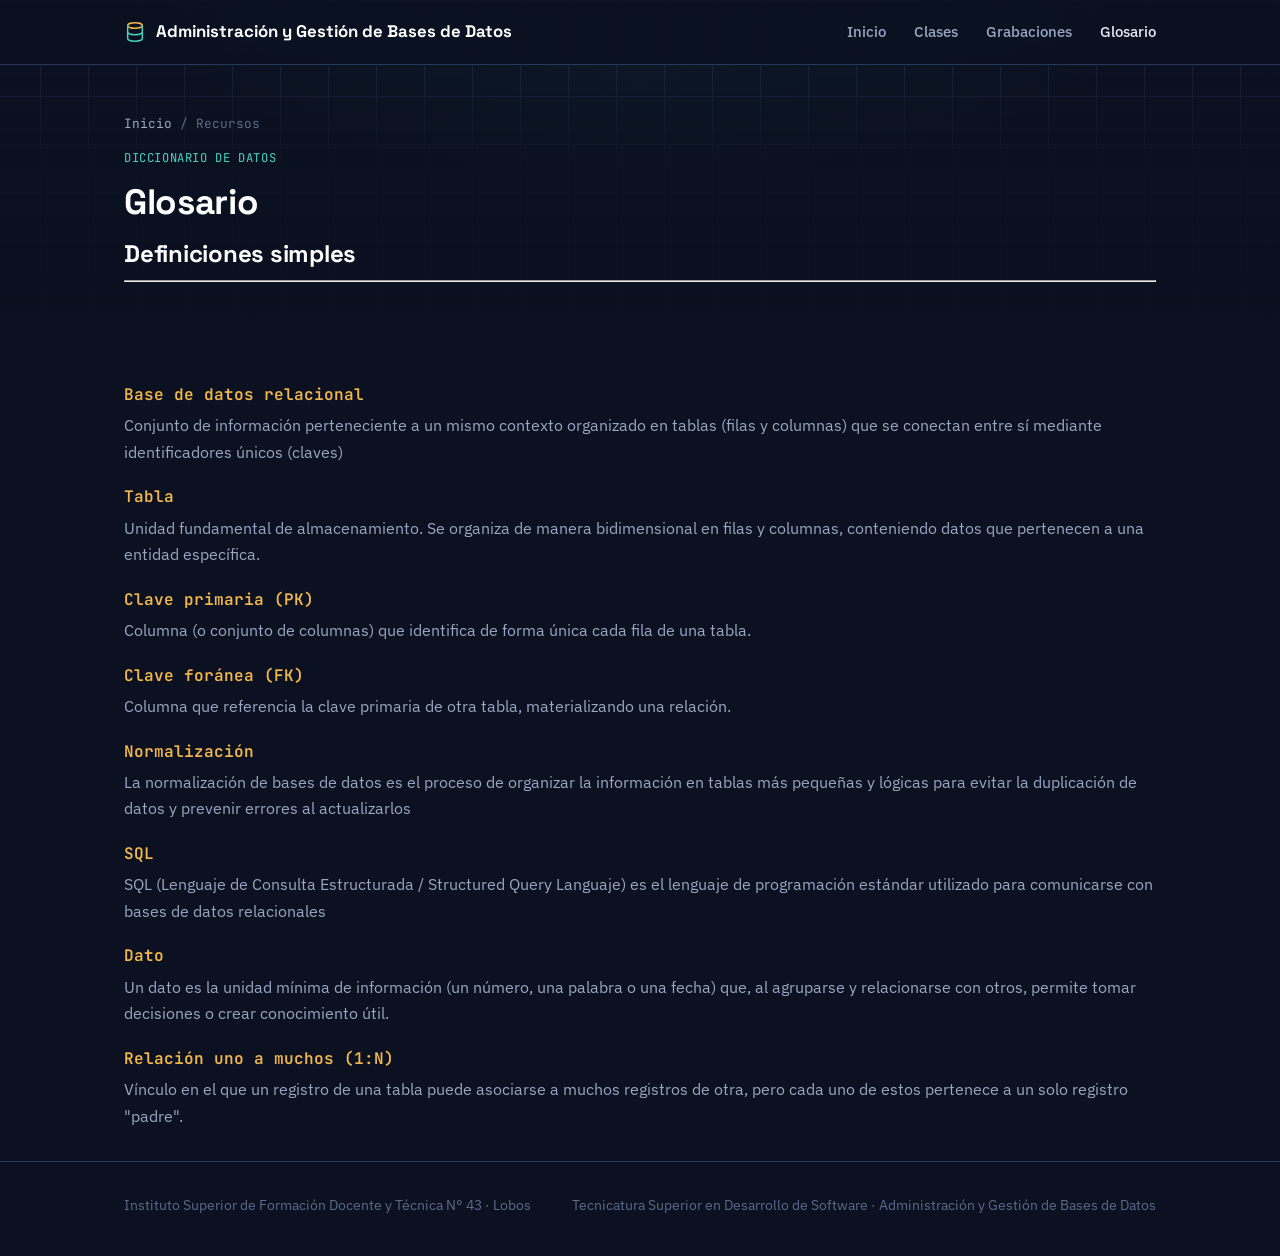
<file: recursos/glosario.html>
<!DOCTYPE html>
<html lang="es">
<head>
<meta charset="UTF-8" />
<meta name="viewport" content="width=device-width, initial-scale=1.0" />
<title>Glosario — Bases de Datos</title>
<meta name="description" content="Glosario de términos de bases de datos: clave primaria, clave foránea, JOIN, subconsulta, trigger y más." />
<link rel="preconnect" href="https://fonts.googleapis.com">
<link rel="preconnect" href="https://fonts.gstatic.com" crossorigin>
<link href="https://fonts.googleapis.com/css2?family=IBM+Plex+Sans:wght@400;500;600&family=JetBrains+Mono:wght@400;500;600&family=Space+Grotesk:wght@500;700&display=swap" rel="stylesheet">
<link rel="stylesheet" href="../assets/css/style.css">
</head>
<body>

<div data-site-header></div>

<header class="class-header">
  <div class="wrap">
    <p class="breadcrumb"><a href="../index.html">Inicio</a> / Recursos</p>
    <div class="class-meta">
      <span class="topic-tag">Diccionario de datos</span>
    </div>
    <h1>Glosario</h1>
    <h2>Definiciones simples</h2>
    <hr>
  </div>
</header>

<article class="class-body">
  <div class="wrap">
    <dl class="glossary">
      <dt>Base de datos relacional</dt>
      <dd>Conjunto de información perteneciente a un mismo contexto organizado en tablas (filas y columnas) que se conectan entre sí mediante identificadores únicos (claves)</dd>

      <dt>Tabla</dt>
      <dd>Unidad fundamental de almacenamiento. Se organiza de manera bidimensional en filas y columnas, conteniendo datos que pertenecen a una entidad específica.</dd>

      <dt>Clave primaria (PK)</dt>
      <dd>Columna (o conjunto de columnas) que identifica de forma única cada fila de una tabla.</dd>

      <dt>Clave foránea (FK)</dt>
      <dd>Columna que referencia la clave primaria de otra tabla, materializando una relación.</dd>

      <dt>Normalización</dt>
      <dd>La normalización de bases de datos es el proceso de organizar la información en tablas más pequeñas y lógicas para evitar la duplicación de datos y prevenir errores al actualizarlos</dd>

      <dt>SQL</dt>
      <dd>SQL (Lenguaje de Consulta Estructurada / Structured Query Languaje) es el lenguaje de programación estándar utilizado para comunicarse con bases de datos relacionales</dd>

      <dt>Dato</dt>
      <dd>Un dato es la unidad mínima de información (un número, una palabra o una fecha) que, al agruparse y relacionarse con otros, permite tomar decisiones o crear conocimiento útil.</dd>

      <dt>Relación uno a muchos (1:N)</dt>
      <dd>Vínculo en el que un registro de una tabla puede asociarse a muchos registros de otra, pero cada uno de estos pertenece a un solo registro "padre".</dd>
    </dl>
  </div>
</article>

<div data-site-footer></div>

<script src="../assets/js/layout.js"></script>
<script src="../assets/js/main.js"></script>
</body>
</html>
</file>
<file: assets/css/style.css>
/* ============================================================
   Bases de Datos — sistema de diseño
   Paleta "blueprint": navy profundo + dorado (clave primaria)
   + verde-azulado (relación). Tipografía técnica con carácter.
   ============================================================ */

:root {
  /* color */
  --c-bg: #0b1120;
  --c-bg-alt: #0e1527;
  --c-surface: #141d33;
  --c-surface-2: #1a2540;
  --c-border: #28365a;
  --c-text: #e8ecf6;
  --c-text-dim: #9aa6c4;
  --c-text-faint: #5d6a8c;
  --c-gold: #f2b84b;
  --c-gold-dim: #8a6a2c;
  --c-teal: #49d3c0;
  --c-coral: #ff6b6b;

  /* type */
  --f-display: "Space Grotesk", "Segoe UI", sans-serif;
  --f-body: "IBM Plex Sans", "Segoe UI", sans-serif;
  --f-mono: "JetBrains Mono", "Consolas", monospace;

  /* layout */
  --max-w: 1080px;
  --radius: 10px;
  --radius-lg: 16px;
}

* { box-sizing: border-box; }

html {
  scroll-behavior: smooth;
}

@media (prefers-reduced-motion: reduce) {
  html { scroll-behavior: auto; }
  *, *::before, *::after {
    animation-duration: 0.001ms !important;
    animation-iteration-count: 1 !important;
    transition-duration: 0.001ms !important;
  }
}

body {
  margin: 0;
  background: var(--c-bg);
  color: var(--c-text);
  font-family: var(--f-body);
  font-size: 16px;
  line-height: 1.65;
  -webkit-font-smoothing: antialiased;
  background-image:
    linear-gradient(var(--c-border) 1px, transparent 1px),
    linear-gradient(90deg, var(--c-border) 1px, transparent 1px);
  background-size: 48px 48px;
  background-position: center top;
  background-attachment: fixed;
  background-color: var(--c-bg);
}

/* el grid de fondo es muy sutil: lo atenuamos con un overlay */
body::before {
  content: "";
  position: fixed;
  inset: 0;
  background: radial-gradient(ellipse 80% 50% at 50% -10%, rgba(73, 211, 192, 0.07), transparent 60%),
              linear-gradient(180deg, rgba(11, 17, 32, 0.4) 0%, rgba(11, 17, 32, 0.92) 18%, var(--c-bg) 40%);
  pointer-events: none;
  z-index: 0;
}

a {
  color: var(--c-gold);
  text-decoration: none;
}
a:hover { text-decoration: underline; }

a:focus-visible,
button:focus-visible,
summary:focus-visible {
  outline: 2px solid var(--c-teal);
  outline-offset: 2px;
  border-radius: 4px;
}

h1, h2, h3, h4 {
  font-family: var(--f-display);
  font-weight: 700;
  line-height: 1.15;
  margin: 0 0 0.5em;
  color: #fff;
  letter-spacing: -0.01em;
}

p { margin: 0 0 1em; color: var(--c-text-dim); }

.wrap {
  max-width: var(--max-w);
  margin: 0 auto;
  padding: 0 24px;
  position: relative;
  z-index: 1;
}

/* ---------- header ---------- */

.site-header {
  position: sticky;
  top: 0;
  z-index: 50;
  background: rgba(11, 17, 32, 0.85);
  backdrop-filter: blur(10px);
  border-bottom: 1px solid var(--c-border);
}

.site-header .wrap {
  display: flex;
  align-items: center;
  justify-content: space-between;
  height: 64px;
}

.brand {
  display: flex;
  align-items: center;
  gap: 10px;
  font-family: var(--f-display);
  font-weight: 700;
  font-size: 1.05rem;
  color: #fff;
}
.brand:hover { text-decoration: none; }
.brand svg { flex-shrink: 0; }

.main-nav {
  display: flex;
  align-items: center;
  gap: 28px;
}

.main-nav a {
  color: var(--c-text-dim);
  font-size: 0.92rem;
  font-weight: 500;
}
.main-nav a:hover,
.main-nav a.active {
  color: var(--c-text);
  text-decoration: none;
}

.nav-toggle {
  display: none;
  background: none;
  border: 1px solid var(--c-border);
  border-radius: 8px;
  color: var(--c-text);
  padding: 8px 10px;
  cursor: pointer;
}

@media (max-width: 720px) {
  .main-nav {
    position: absolute;
    top: 64px;
    left: 0;
    right: 0;
    background: var(--c-bg-alt);
    border-bottom: 1px solid var(--c-border);
    flex-direction: column;
    align-items: flex-start;
    gap: 0;
    padding: 8px 24px 16px;
    display: none;
  }
  .main-nav.open { display: flex; }
  .main-nav a { padding: 10px 0; width: 100%; }
  .nav-toggle { display: inline-flex; }
}

/* ---------- hero ---------- */

.hero {
  padding: 64px 0 48px;
}

.hero .wrap {
  display: grid;
  grid-template-columns: 1.1fr 0.9fr;
  gap: 48px;
  align-items: center;
}

@media (max-width: 860px) {
  .hero .wrap { grid-template-columns: 1fr; }
  .hero-diagram { order: -1; max-width: 360px; margin: 0 auto; }
}

.eyebrow {
  display: inline-flex;
  align-items: center;
  gap: 8px;
  font-family: var(--f-mono);
  font-size: 0.78rem;
  color: var(--c-teal);
  text-transform: uppercase;
  letter-spacing: 0.08em;
  margin-bottom: 14px;
}
.eyebrow::before {
  content: "";
  width: 7px;
  height: 7px;
  border-radius: 50%;
  background: var(--c-teal);
  box-shadow: 0 0 0 3px rgba(73, 211, 192, 0.18);
}

.hero h1 {
  font-size: clamp(1.9rem, 4vw, 2.7rem);
  max-width: 18ch;
}

.hero .lede {
  font-size: 1.08rem;
  max-width: 46ch;
}

.tag-row {
  display: flex;
  gap: 8px;
  flex-wrap: wrap;
  margin-top: 22px;
}

.tag {
  font-family: var(--f-mono);
  font-size: 0.78rem;
  color: var(--c-text-dim);
  border: 1px solid var(--c-border);
  border-radius: 999px;
  padding: 5px 12px;
  background: var(--c-surface);
}

.hero-diagram { width: 100%; height: auto; }

/* ---------- section heading ---------- */

.section-head {
  margin-bottom: 36px;
  max-width: 60ch;
}

.section-head .eyebrow { margin-bottom: 10px; }

.section-head h2 {
  font-size: clamp(1.5rem, 3vw, 1.9rem);
}

section { padding: 56px 0; }
section + section { border-top: 1px solid var(--c-border); }

/* ---------- timeline (plan de clases) ---------- */

.timeline {
  position: relative;
  padding-left: 64px;
}

.timeline::before {
  content: "";
  position: absolute;
  left: 23px;
  top: 6px;
  bottom: 6px;
  width: 2px;
  background: linear-gradient(to bottom, var(--c-teal), var(--c-border) 92%);
  transform-origin: top;
  animation: draw-line 1.1s ease-out;
}

@keyframes draw-line {
  from { transform: scaleY(0); }
  to { transform: scaleY(1); }
}

.class-card {
  position: relative;
  margin-bottom: 18px;
}

.class-card-marker {
  position: absolute;
  left: -64px;
  top: 14px;
  width: 48px;
  height: 48px;
  border-radius: 50%;
  background: var(--c-bg-alt);
  border: 2px solid var(--c-teal);
  color: var(--c-teal);
  font-family: var(--f-mono);
  font-weight: 600;
  font-size: 0.95rem;
  display: flex;
  align-items: center;
  justify-content: center;
}

.class-card-link-block {
  display: block;
  background: var(--c-surface);
  border: 1px solid var(--c-border);
  border-radius: var(--radius-lg);
  padding: 22px 26px;
  transition: transform 0.18s ease, border-color 0.18s ease, box-shadow 0.18s ease;
}

.class-card-link-block:hover {
  transform: translateY(-3px);
  border-color: var(--c-gold);
  box-shadow: 0 14px 32px rgba(0, 0, 0, 0.35);
  text-decoration: none;
}

.class-card-tag {
  font-family: var(--f-mono);
  font-size: 0.72rem;
  color: var(--c-text-faint);
  text-transform: uppercase;
  letter-spacing: 0.06em;
  margin: 0 0 6px;
}

.class-card h3 {
  font-size: 1.2rem;
  margin-bottom: 6px;
  color: var(--c-text);
}

.class-card p {
  margin: 0 0 12px;
  font-size: 0.95rem;
}

.class-card-foot {
  display: flex;
  align-items: center;
  justify-content: space-between;
  font-family: var(--f-mono);
  font-size: 0.78rem;
  color: var(--c-text-faint);
}

.class-card-foot .go {
  color: var(--c-gold);
  font-weight: 600;
}

.class-card-link-block:hover h3 { color: var(--c-gold); }

.upcoming-card {
  cursor: default;
  opacity: 0.78;
  border-style: dashed;
}

.upcoming-card:hover {
  transform: none;
  border-color: var(--c-border);
  box-shadow: none;
}

.upcoming-card:hover h3 {
  color: var(--c-text);
}

/* ---------- cards genéricas (recursos, etc.) ---------- */

/* ---------- acceso a grabaciones ---------- */

.recordings-cta {
  display: flex;
  align-items: center;
  justify-content: space-between;
  gap: 24px;
  background: var(--c-surface);
  border: 1px solid var(--c-border);
  border-radius: var(--radius-lg);
  padding: 26px;
}

.recordings-cta h2 {
  font-size: clamp(1.35rem, 2.4vw, 1.8rem);
}

.recordings-cta p:last-child {
  margin-bottom: 0;
  max-width: 64ch;
}

.recordings-cta .button-link {
  flex-shrink: 0;
}

@media (max-width: 720px) {
  .recordings-cta {
    align-items: flex-start;
    flex-direction: column;
  }
}

.card {
  background: var(--c-surface);
  border: 1px solid var(--c-border);
  border-radius: var(--radius-lg);
  padding: 24px;
}

/* ---------- biblioteca de videos ---------- */

.video-library {
  display: grid;
  gap: 18px;
  padding: 0;
}

.video-card {
  display: grid;
  grid-template-columns: minmax(0, 1.5fr) minmax(260px, 0.8fr);
  gap: 22px;
  align-items: stretch;
  background: var(--c-surface);
  border: 1px solid var(--c-border);
  border-radius: var(--radius-lg);
  padding: 18px;
}

.video-frame {
  position: relative;
  width: 100%;
  aspect-ratio: 16 / 9;
  min-height: 220px;
  overflow: hidden;
  border-radius: var(--radius);
  background: #0d1426;
  border: 1px solid var(--c-border);
}

.video-frame iframe {
  position: absolute;
  inset: 0;
  width: 100%;
  height: 100%;
  border: 0;
}

.video-card-body {
  display: flex;
  flex-direction: column;
  justify-content: center;
  min-width: 0;
}

.video-card-body h2 {
  font-size: 1.35rem;
}

.button-link {
  display: inline-flex;
  align-items: center;
  justify-content: center;
  width: fit-content;
  min-height: 40px;
  margin-top: 10px;
  border: 1px solid var(--c-gold);
  border-radius: 8px;
  padding: 8px 14px;
  font-family: var(--f-mono);
  font-size: 0.78rem;
  font-weight: 600;
  color: var(--c-bg);
  background: var(--c-gold);
  transition: transform 0.15s, box-shadow 0.15s;
}

.button-link:hover {
  transform: translateY(-2px);
  box-shadow: 0 12px 24px rgba(0, 0, 0, 0.28);
  text-decoration: none;
}

@media (max-width: 860px) {
  .video-card {
    grid-template-columns: 1fr;
  }

  .video-frame {
    min-height: 0;
  }
}

/* ---------- breadcrumb ---------- */

.breadcrumb {
  font-family: var(--f-mono);
  font-size: 0.8rem;
  color: var(--c-text-faint);
  margin-bottom: 14px;
}
.breadcrumb a { color: var(--c-text-dim); }

/* ---------- página de clase ---------- */

.class-header {
  padding: 48px 0 32px;
  border-bottom: 1px solid var(--c-border);
}

.class-meta {
  display: flex;
  gap: 10px;
  align-items: center;
  margin-bottom: 14px;
}

.class-pk-badge {
  display: inline-flex;
  align-items: center;
  gap: 6px;
  font-family: var(--f-mono);
  font-size: 0.76rem;
  font-weight: 600;
  color: var(--c-bg);
  background: var(--c-gold);
  border-radius: 6px;
  padding: 3px 9px;
}

.class-meta .topic-tag {
  font-family: var(--f-mono);
  font-size: 0.76rem;
  color: var(--c-teal);
  text-transform: uppercase;
  letter-spacing: 0.05em;
}

.class-header h1 { font-size: clamp(1.6rem, 3.4vw, 2.2rem); max-width: 28ch; }

article.class-body { padding: 40px 0 16px; }

article.class-body h2 {
  font-size: 1.35rem;
  margin-top: 2.2em;
  padding-left: 14px;
  border-left: 3px solid var(--c-teal);
}
article.class-body h2:first-child { margin-top: 0; }

article.class-body ul,
article.class-body ol {
  color: var(--c-text-dim);
  padding-left: 1.3em;
}
article.class-body li { margin-bottom: 0.4em; }

article.class-body strong { color: var(--c-text); }

/* tabla tipo "diccionario" */
table.data-table {
  width: 100%;
  border-collapse: collapse;
  margin: 1.2em 0;
  font-size: 0.92rem;
}
table.data-table th,
table.data-table td {
  border: 1px solid var(--c-border);
  padding: 10px 12px;
  text-align: left;
}
table.data-table th {
  background: var(--c-surface-2);
  font-family: var(--f-mono);
  font-size: 0.78rem;
  text-transform: uppercase;
  letter-spacing: 0.04em;
  color: var(--c-text-dim);
}
table.data-table td { color: var(--c-text-dim); }

.table-scroll {
  width: 100%;
  max-width: 100%;
  min-width: 0;
  overflow-x: auto;
  margin: 1.2em 0;
  border: 1px solid var(--c-border);
  border-radius: var(--radius);
}

.table-scroll table.data-table {
  margin: 0;
  min-width: max-content;
}

table.dense-table {
  font-size: 0.84rem;
}

table.dense-table th,
table.dense-table td {
  padding: 8px 10px;
  vertical-align: top;
}

table.data-table .is-highlighted,
.source-table .is-highlighted {
  background: rgba(73, 211, 192, 0.12);
  color: var(--c-text);
  box-shadow: inset 0 0 0 1px rgba(73, 211, 192, 0.42);
}

/* ---------- clase interactiva: normalización ---------- */

.lesson-tabs {
  margin: 2em 0 0;
}

.tab-list {
  display: flex;
  gap: 8px;
  flex-wrap: wrap;
  margin-bottom: 18px;
  border-bottom: 1px solid var(--c-border);
}

.tab-button {
  font-family: var(--f-mono);
  font-size: 0.78rem;
  color: var(--c-text-dim);
  background: transparent;
  border: 1px solid transparent;
  border-bottom: none;
  border-radius: 8px 8px 0 0;
  padding: 9px 13px;
  cursor: pointer;
}

.tab-button:hover,
.tab-button.active {
  color: var(--c-text);
  background: var(--c-surface);
  border-color: var(--c-border);
  text-decoration: none;
}

.tab-button.active {
  color: var(--c-teal);
}

.tab-panel {
  animation: panel-in 0.18s ease-out;
}

@keyframes panel-in {
  from { opacity: 0; transform: translateY(4px); }
  to { opacity: 1; transform: translateY(0); }
}

.problem-grid {
  display: grid;
  grid-template-columns: repeat(3, minmax(0, 1fr));
  gap: 12px;
  margin: 1.2em 0;
}

.problem-card,
.map-step {
  text-align: left;
  color: var(--c-text-dim);
  background: var(--c-surface);
  border: 1px solid var(--c-border);
  border-radius: var(--radius);
  padding: 12px 14px;
  cursor: pointer;
  font: inherit;
  transition: border-color 0.15s, transform 0.15s, background 0.15s;
}

.problem-card:hover,
.problem-card.active,
.map-step:hover,
.map-step.active {
  border-color: var(--c-teal);
  background: var(--c-surface-2);
  transform: translateY(-1px);
}

.problem-label {
  display: block;
  font-family: var(--f-mono);
  color: var(--c-gold);
  font-size: 0.76rem;
  text-transform: uppercase;
  letter-spacing: 0.05em;
  margin-bottom: 5px;
}

.schema-grid {
  display: grid;
  grid-template-columns: repeat(2, minmax(0, 1fr));
  gap: 16px;
  margin: 1.4em 0;
}

.schema-table {
  min-width: 0;
  border: 1px solid var(--c-border);
  border-radius: var(--radius);
  background: rgba(20, 29, 51, 0.78);
  padding: 16px;
  transition: border-color 0.15s, box-shadow 0.15s, transform 0.15s;
}

.schema-table.is-highlighted {
  border-color: var(--c-teal);
  box-shadow: 0 0 0 1px rgba(73, 211, 192, 0.22), 0 12px 28px rgba(0, 0, 0, 0.28);
  transform: translateY(-2px);
}

.schema-table h3,
.normalization-map h3 {
  font-size: 1rem;
  color: var(--c-gold);
  margin-bottom: 10px;
}

.schema-table > table.data-table {
  display: block;
  max-width: 100%;
  overflow-x: auto;
}

.normalization-map {
  display: grid;
  grid-template-columns: 1fr 1fr 1fr;
  gap: 16px;
  align-items: start;
  margin: 1.4em 0;
}

.process-layout {
  display: grid;
  grid-template-columns: minmax(220px, 0.8fr) minmax(0, 1.6fr);
  gap: 16px;
  align-items: start;
  margin: 1.4em 0;
}

.process-steps {
  display: grid;
  gap: 9px;
}

.process-detail {
  min-width: 0;
  border: 1px solid var(--c-border);
  border-radius: var(--radius);
  background: var(--c-surface);
  padding: 18px;
}

.process-kicker,
.mini-label {
  display: block;
  font-family: var(--f-mono);
  font-size: 0.72rem;
  color: var(--c-text-faint);
  text-transform: uppercase;
  letter-spacing: 0.06em;
  margin-bottom: 6px;
}

.process-detail h3 {
  font-size: 1.2rem;
  margin-bottom: 14px;
}

.before-after-grid {
  display: grid;
  grid-template-columns: repeat(2, minmax(0, 1fr));
  gap: 14px;
  margin-bottom: 1em;
}

.before-after-grid > div {
  border: 1px solid var(--c-border);
  border-radius: var(--radius);
  background: #0d1426;
  padding: 14px;
}

.before-after-grid p {
  margin: 0;
}

.process-tags {
  display: grid;
  grid-template-columns: repeat(2, minmax(0, 1fr));
  gap: 14px;
  margin-top: 1em;
}

.map-column {
  min-width: 0;
  border: 1px solid var(--c-border);
  border-radius: var(--radius);
  background: var(--c-surface);
  padding: 16px;
}

.field-list,
.target-list,
.map-actions {
  display: grid;
  gap: 9px;
}

.map-step span {
  display: inline-flex;
  align-items: center;
  justify-content: center;
  width: 22px;
  height: 22px;
  margin-right: 8px;
  border-radius: 50%;
  background: #0d1426;
  color: var(--c-gold);
  font-family: var(--f-mono);
  font-size: 0.72rem;
}

.field-pill,
.target-pill {
  display: block;
  font-family: var(--f-mono);
  font-size: 0.78rem;
  color: var(--c-text-dim);
  border: 1px solid var(--c-border);
  border-radius: 8px;
  padding: 8px 10px;
  background: #0d1426;
  transition: border-color 0.15s, color 0.15s, background 0.15s;
}

.field-pill.is-highlighted,
.target-pill.is-highlighted {
  color: var(--c-text);
  border-color: var(--c-teal);
  background: rgba(73, 211, 192, 0.12);
}

.normalization-note {
  min-height: 92px;
}

@media (max-width: 860px) {
  .problem-grid,
  .schema-grid,
  .normalization-map,
  .process-layout,
  .before-after-grid,
  .process-tags {
    grid-template-columns: 1fr;
  }

  .tab-list {
    border-bottom: none;
  }

  .tab-button {
    border: 1px solid var(--c-border);
    border-radius: 8px;
  }
}

/* ---------- callouts (tip / warning) ---------- */

.callout {
  border: 1px solid var(--c-border);
  border-left: 4px solid var(--c-teal);
  background: var(--c-surface);
  border-radius: var(--radius);
  padding: 14px 18px;
  margin: 1.4em 0;
}
.callout.warning { border-left-color: var(--c-coral); }
.callout .callout-label {
  font-family: var(--f-mono);
  font-size: 0.74rem;
  text-transform: uppercase;
  letter-spacing: 0.06em;
  color: var(--c-teal);
  display: block;
  margin-bottom: 6px;
}
.callout.warning .callout-label { color: var(--c-coral); }
.callout p:last-child { margin-bottom: 0; }

/* ---------- bloques de código ---------- */

.code-block {
  position: relative;
  background: #0d1426;
  border: 1px solid var(--c-border);
  border-radius: var(--radius);
  margin: 1.2em 0;
  overflow: hidden;
}

.code-block pre {
  margin: 0;
  padding: 18px 20px;
  overflow-x: auto;
  font-family: var(--f-mono);
  font-size: 0.86rem;
  line-height: 1.55;
}

.code-block .copy-btn {
  position: absolute;
  top: 8px;
  right: 8px;
  font-family: var(--f-mono);
  font-size: 0.72rem;
  color: var(--c-text-dim);
  background: var(--c-surface-2);
  border: 1px solid var(--c-border);
  border-radius: 6px;
  padding: 4px 9px;
  cursor: pointer;
  transition: color 0.15s, border-color 0.15s;
}
.code-block .copy-btn:hover { color: var(--c-text); border-color: var(--c-teal); }
.code-block .copy-btn.copied { color: var(--c-teal); border-color: var(--c-teal); }

/* resaltado SQL mínimo (ver sql-highlight.js) */
.tok-kw { color: #49d3c0; font-weight: 600; }
.tok-str { color: #f2b84b; }
.tok-num { color: #ff9d6b; }
.tok-com { color: #5d6a8c; font-style: italic; }
.tok-fn { color: #9bb4ff; }

/* ---------- navegación prev/next al pie de clase ---------- */

.class-pagination {
  display: flex;
  justify-content: space-between;
  gap: 16px;
  padding: 32px 0 8px;
  border-top: 1px solid var(--c-border);
  margin-top: 24px;
}

.page-link {
  flex: 1;
  max-width: 48%;
  border: 1px solid var(--c-border);
  border-radius: var(--radius);
  padding: 14px 16px;
  transition: border-color 0.15s, transform 0.15s;
}
.page-link:hover { border-color: var(--c-gold); transform: translateY(-2px); text-decoration: none; }
.page-link.next { text-align: right; margin-left: auto; }
.page-link .dir {
  display: block;
  font-family: var(--f-mono);
  font-size: 0.7rem;
  color: var(--c-text-faint);
  text-transform: uppercase;
  letter-spacing: 0.05em;
  margin-bottom: 4px;
}
.page-link .title { color: var(--c-text); font-weight: 600; font-size: 0.94rem; }

/* ---------- footer ---------- */

.site-footer {
  border-top: 1px solid var(--c-border);
  padding: 32px 0 40px;
  margin-top: 16px;
}
.site-footer .wrap {
  display: flex;
  justify-content: space-between;
  flex-wrap: wrap;
  gap: 8px;
  font-size: 0.85rem;
  color: var(--c-text-faint);
}
.site-footer a { color: var(--c-text-faint); }

/* ---------- glosario ---------- */

dl.glossary { margin: 0; }
dl.glossary dt {
  font-family: var(--f-mono);
  color: var(--c-gold);
  font-weight: 600;
  margin-top: 1.2em;
}
dl.glossary dd {
  margin: 4px 0 0;
  color: var(--c-text-dim);
}
</file>
